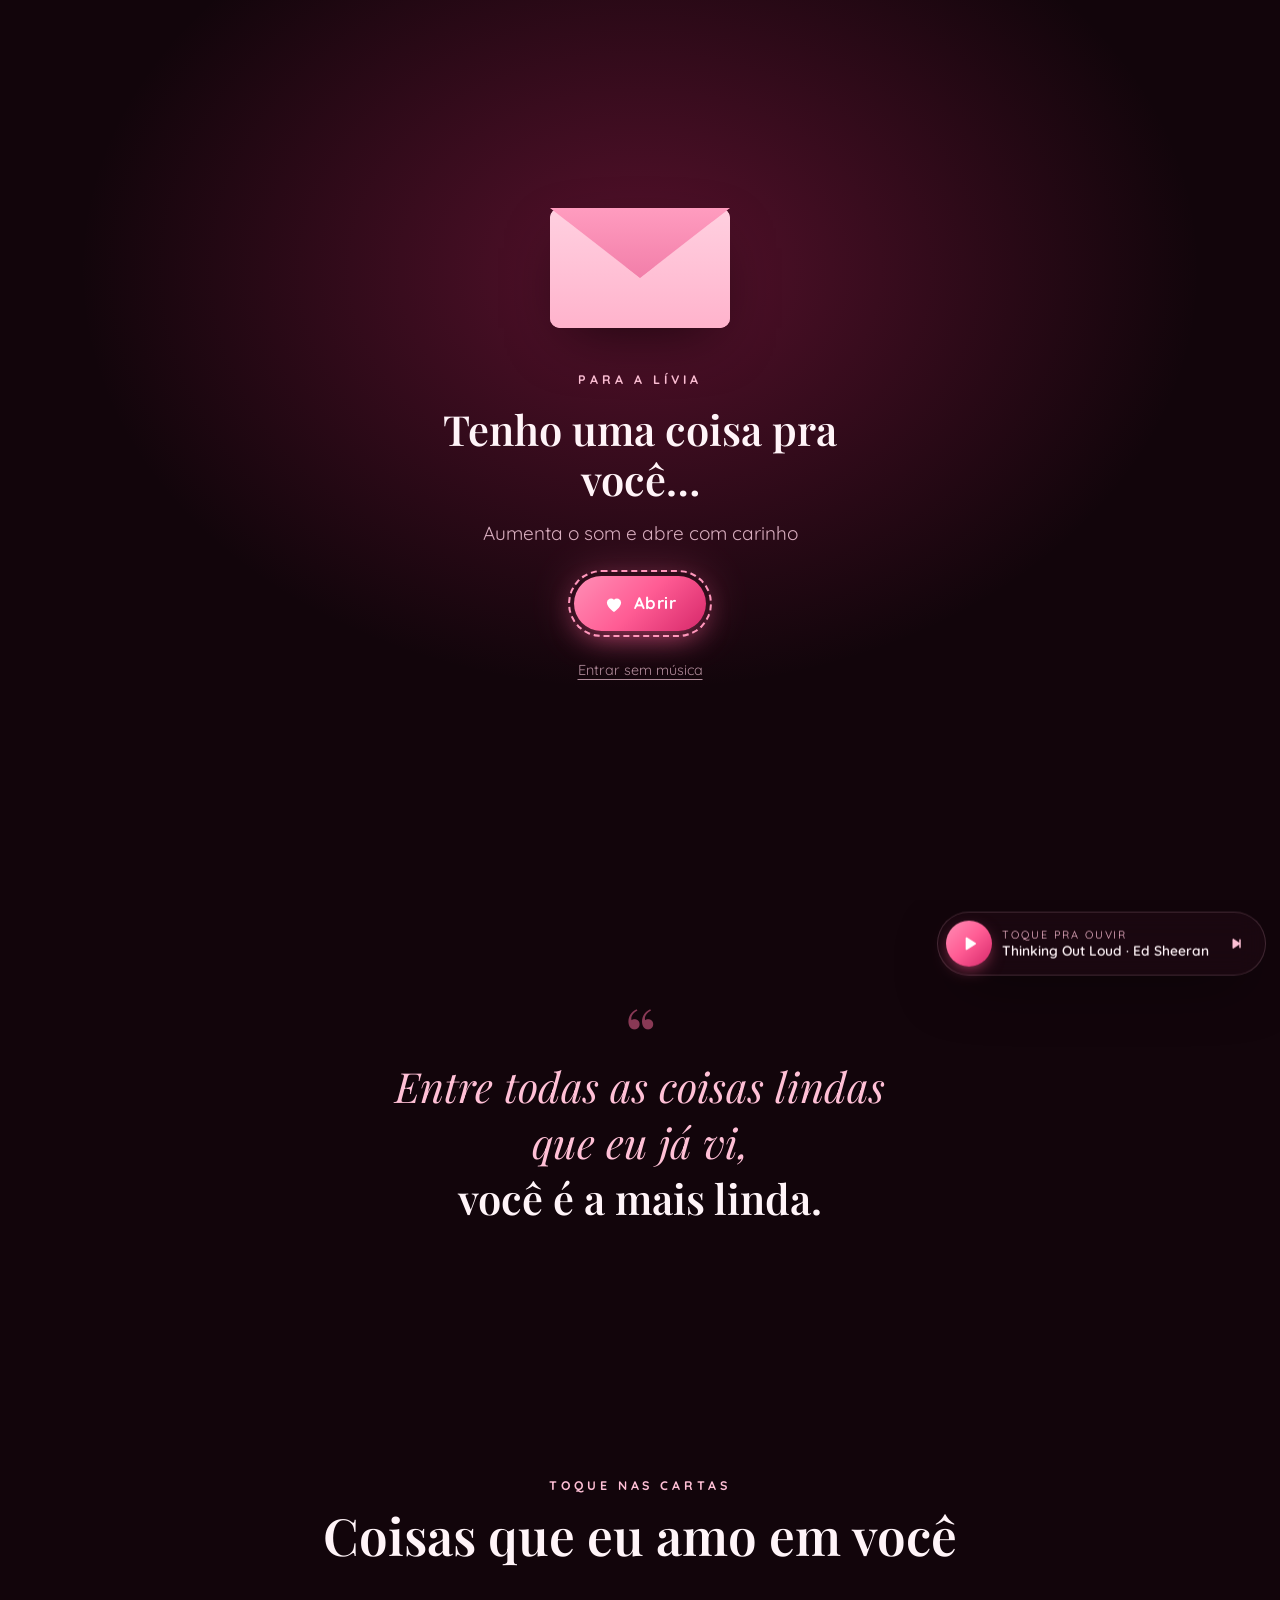
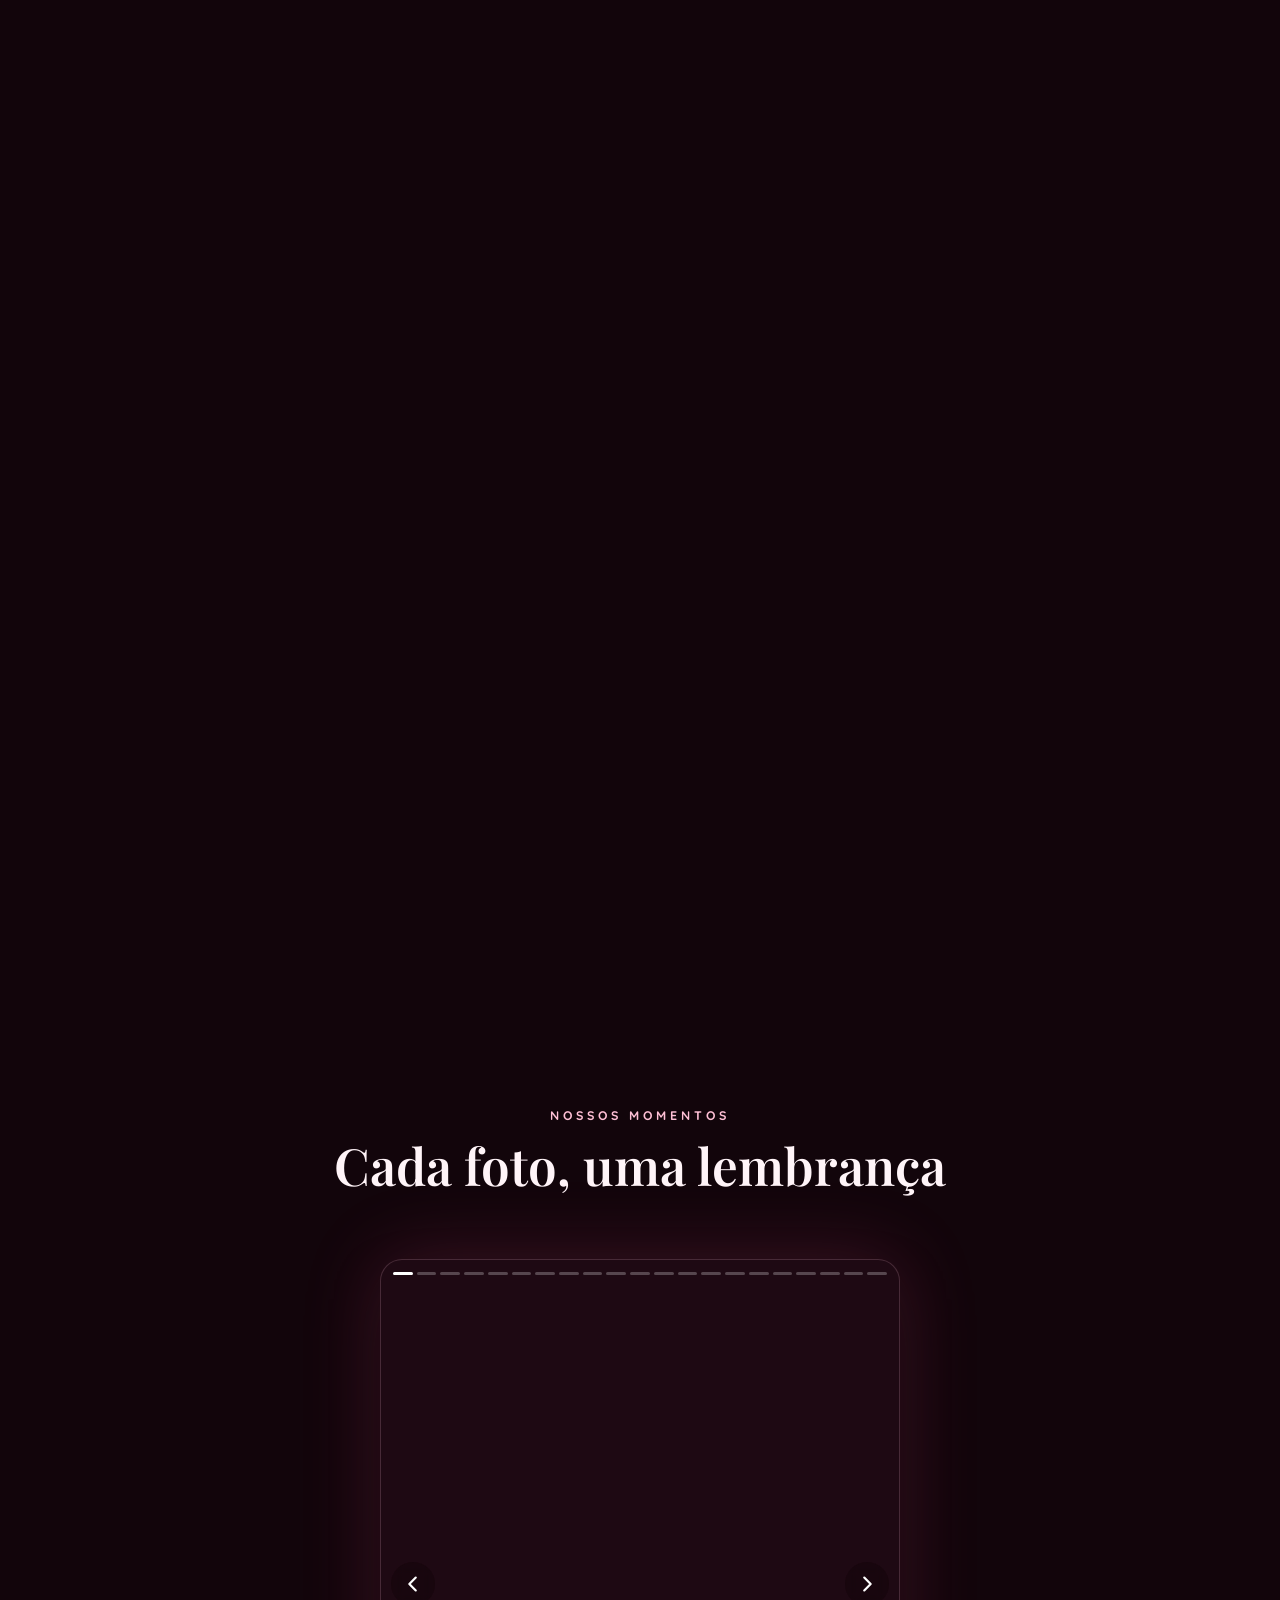
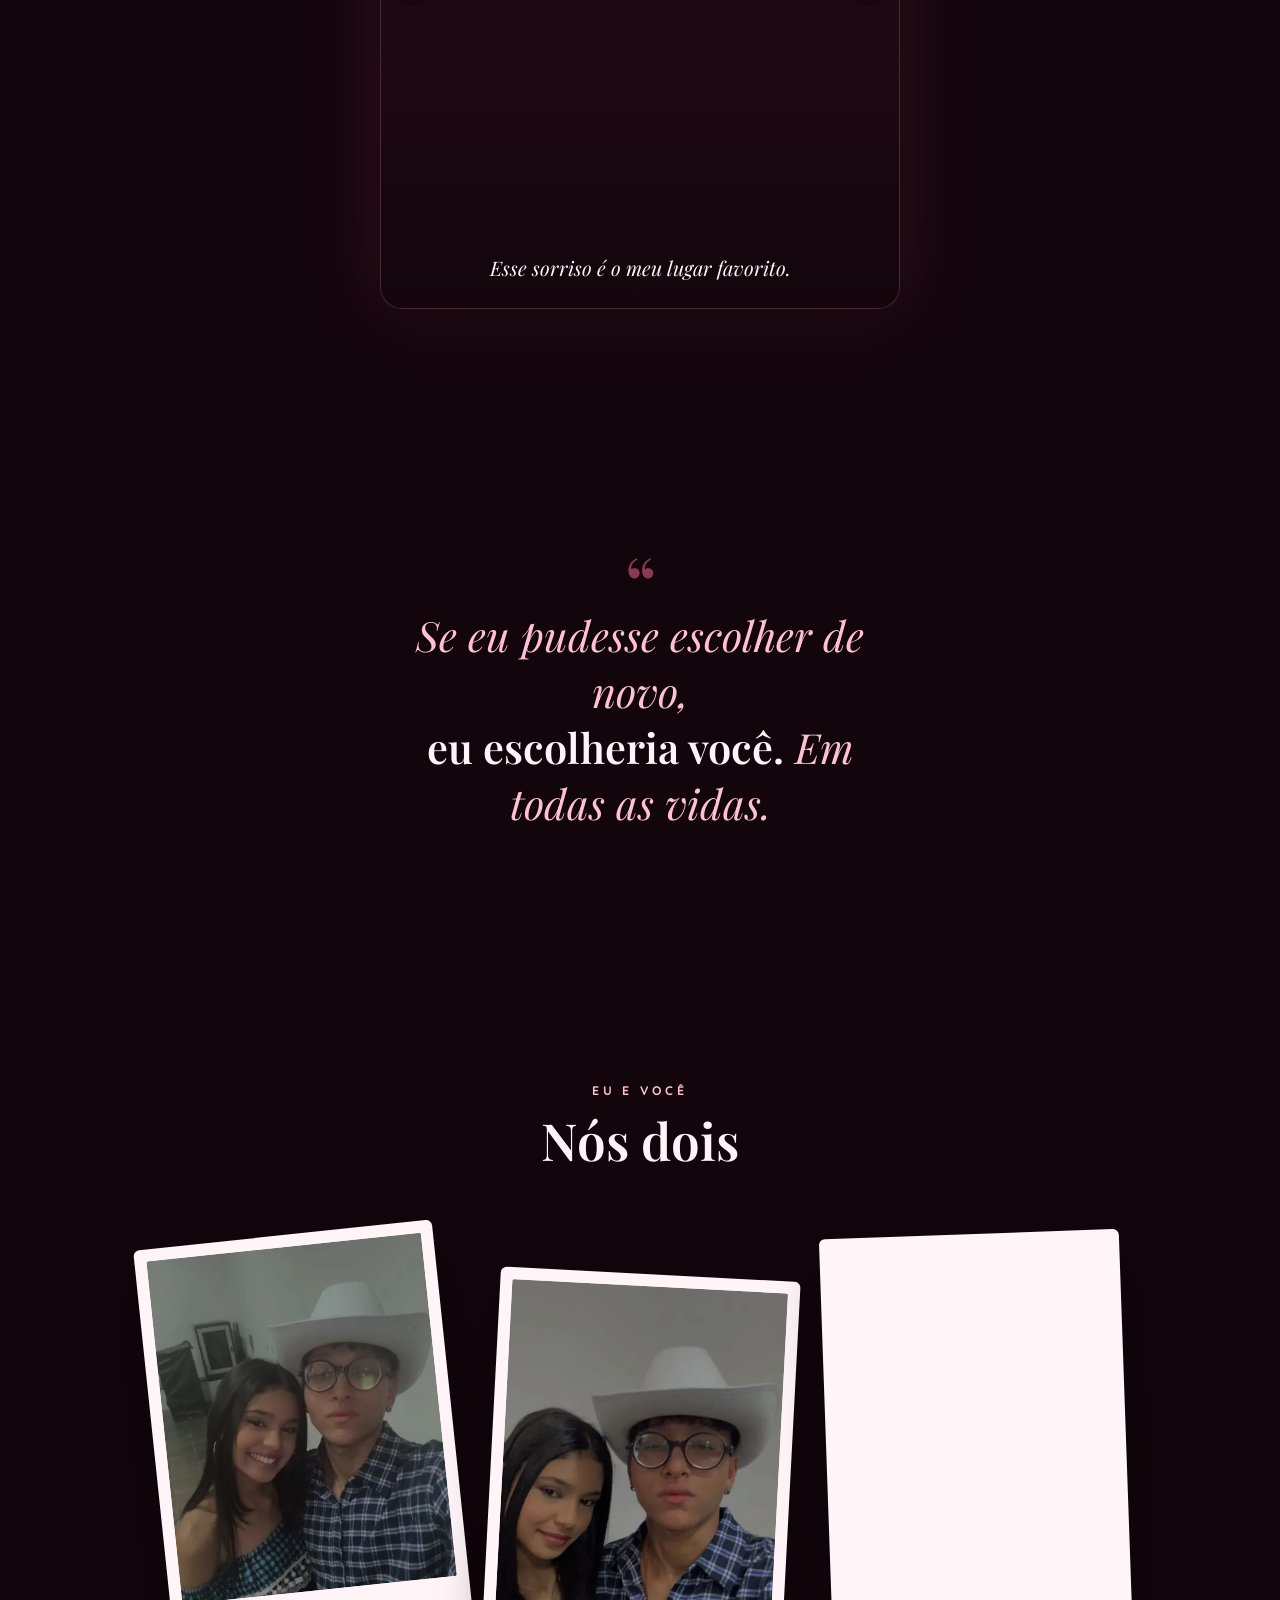
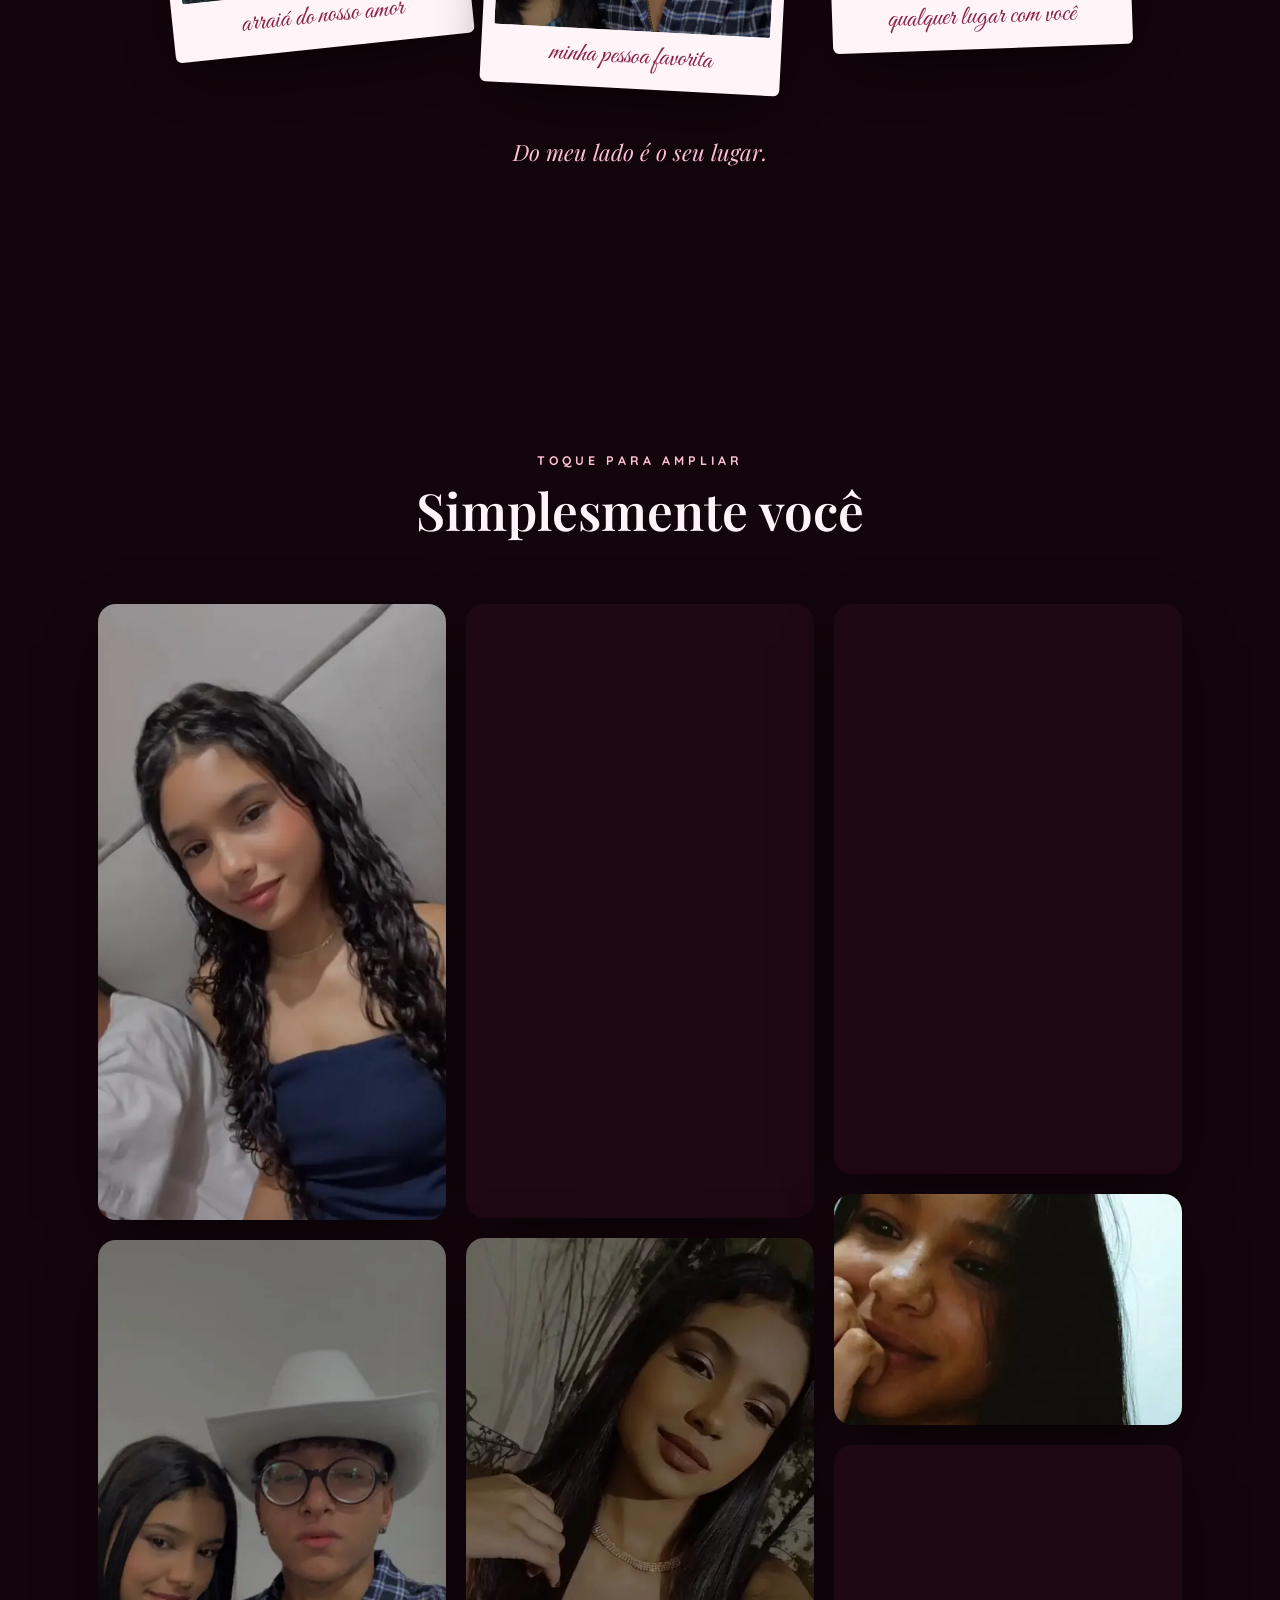
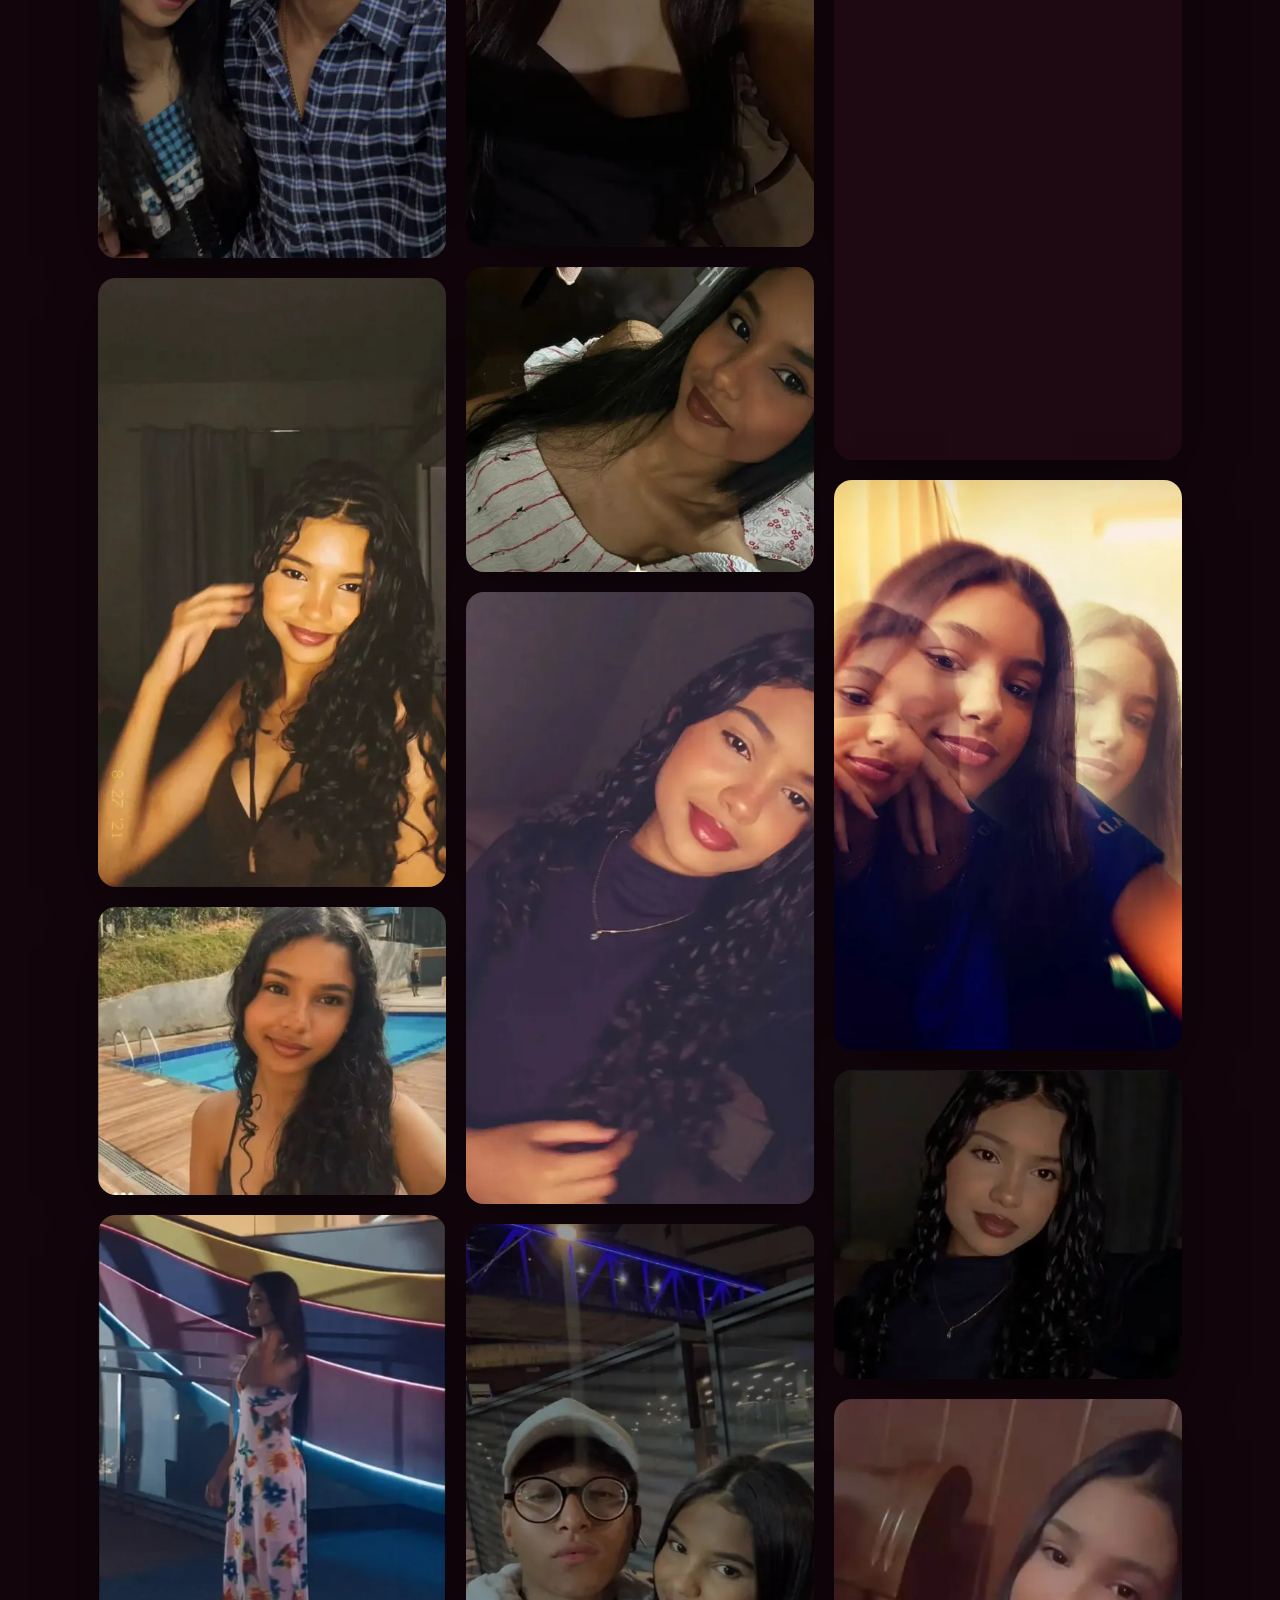
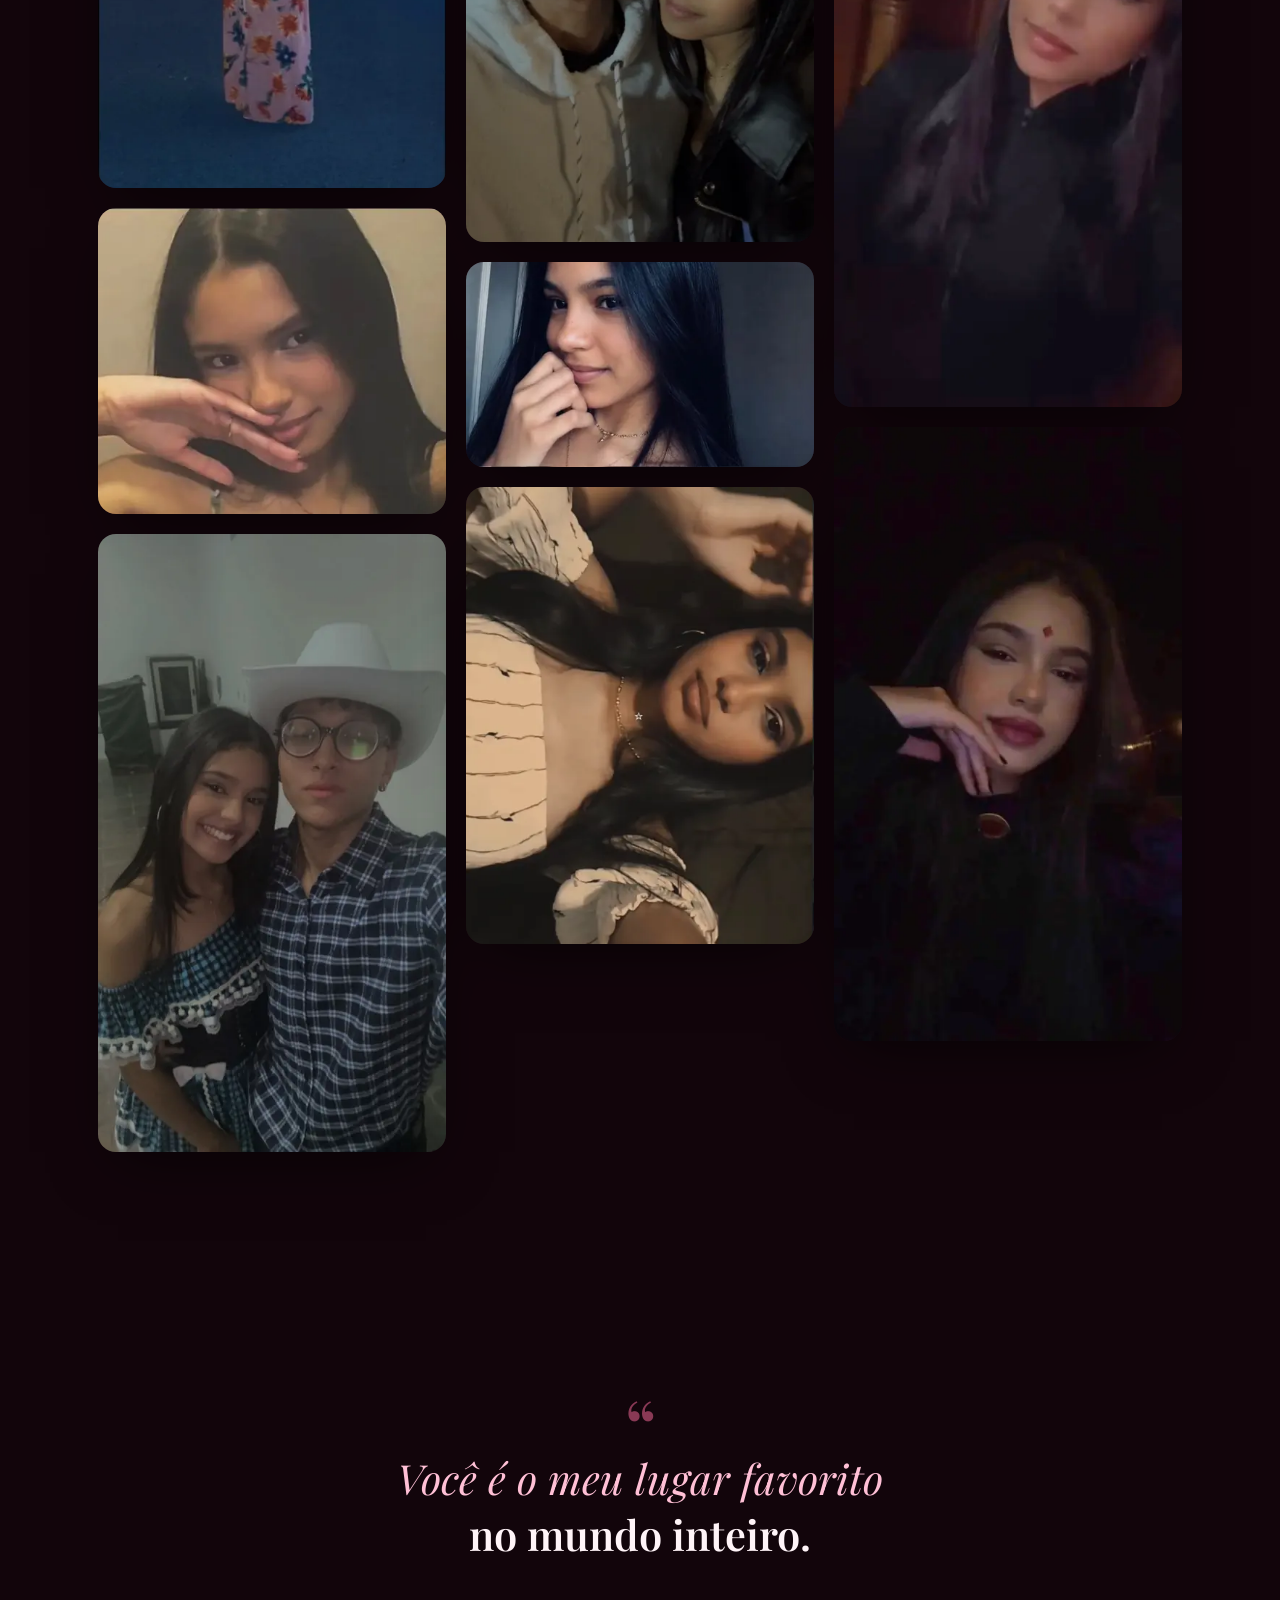
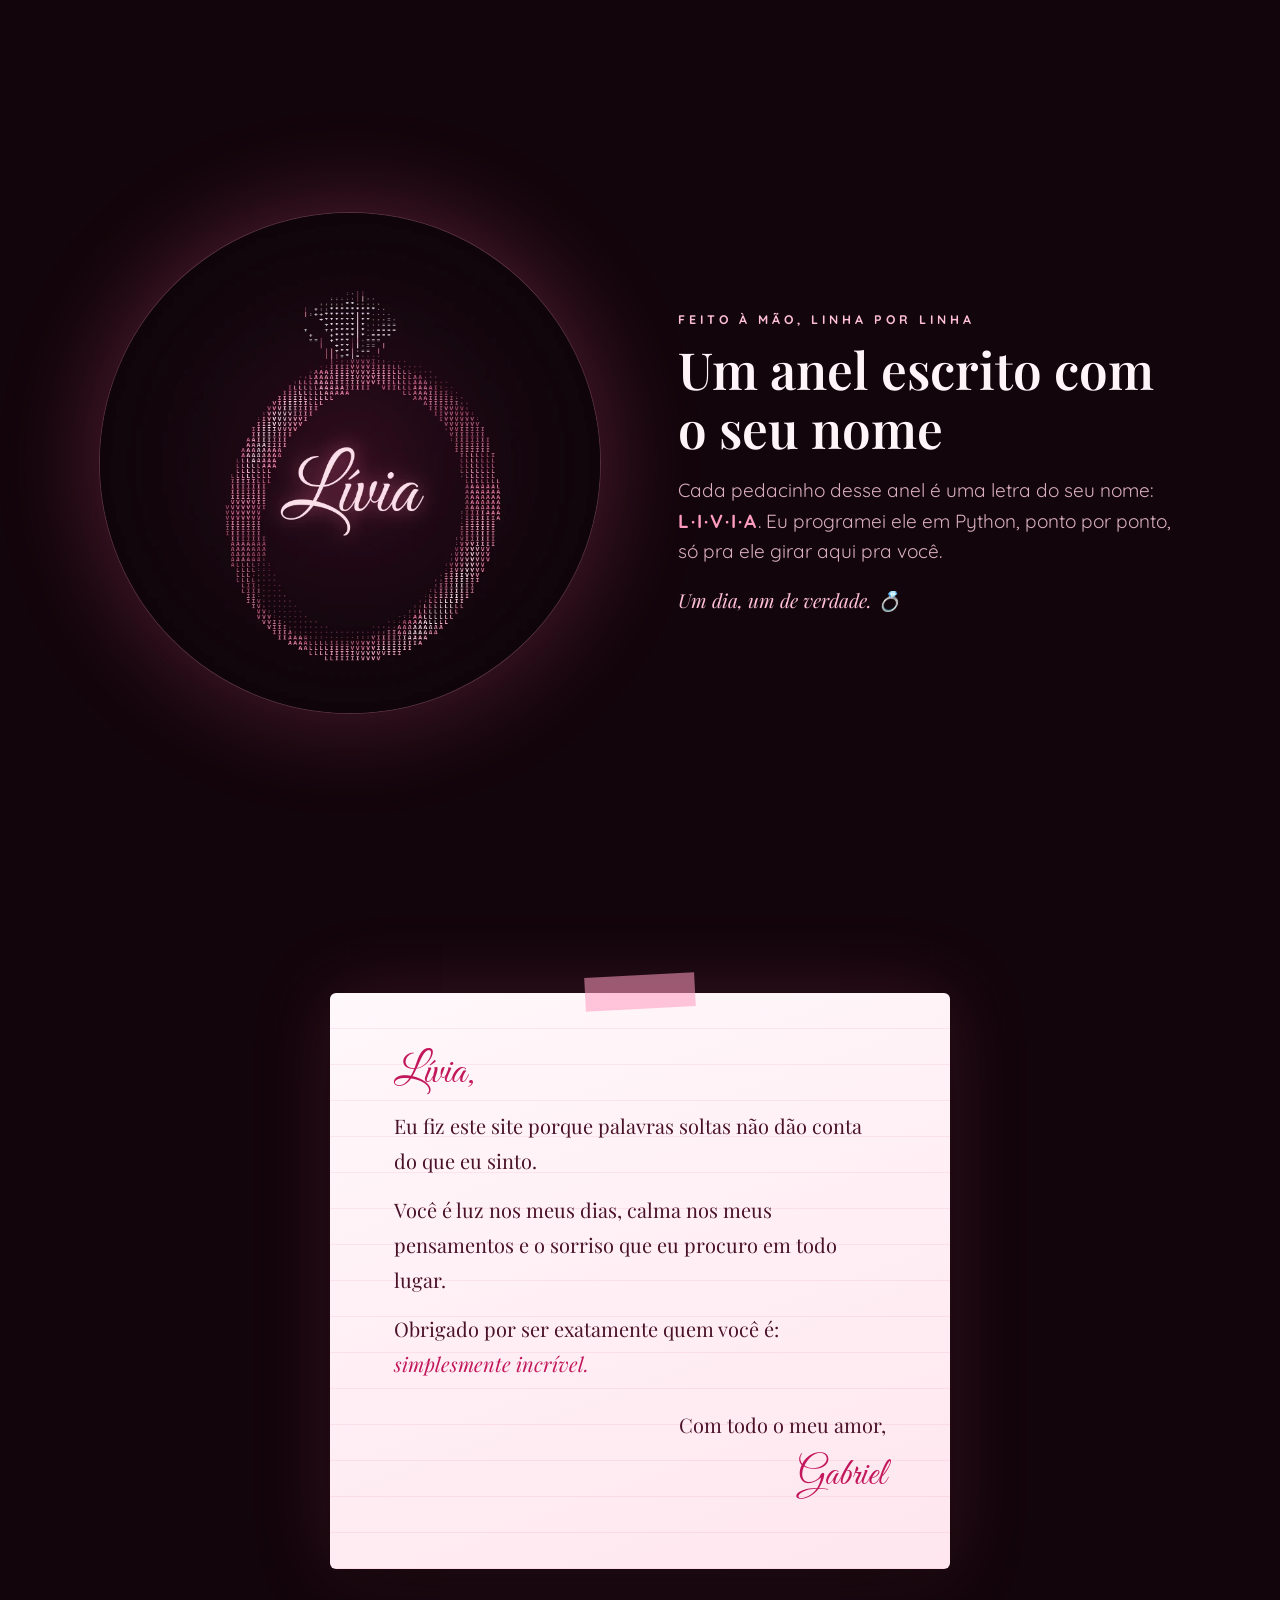
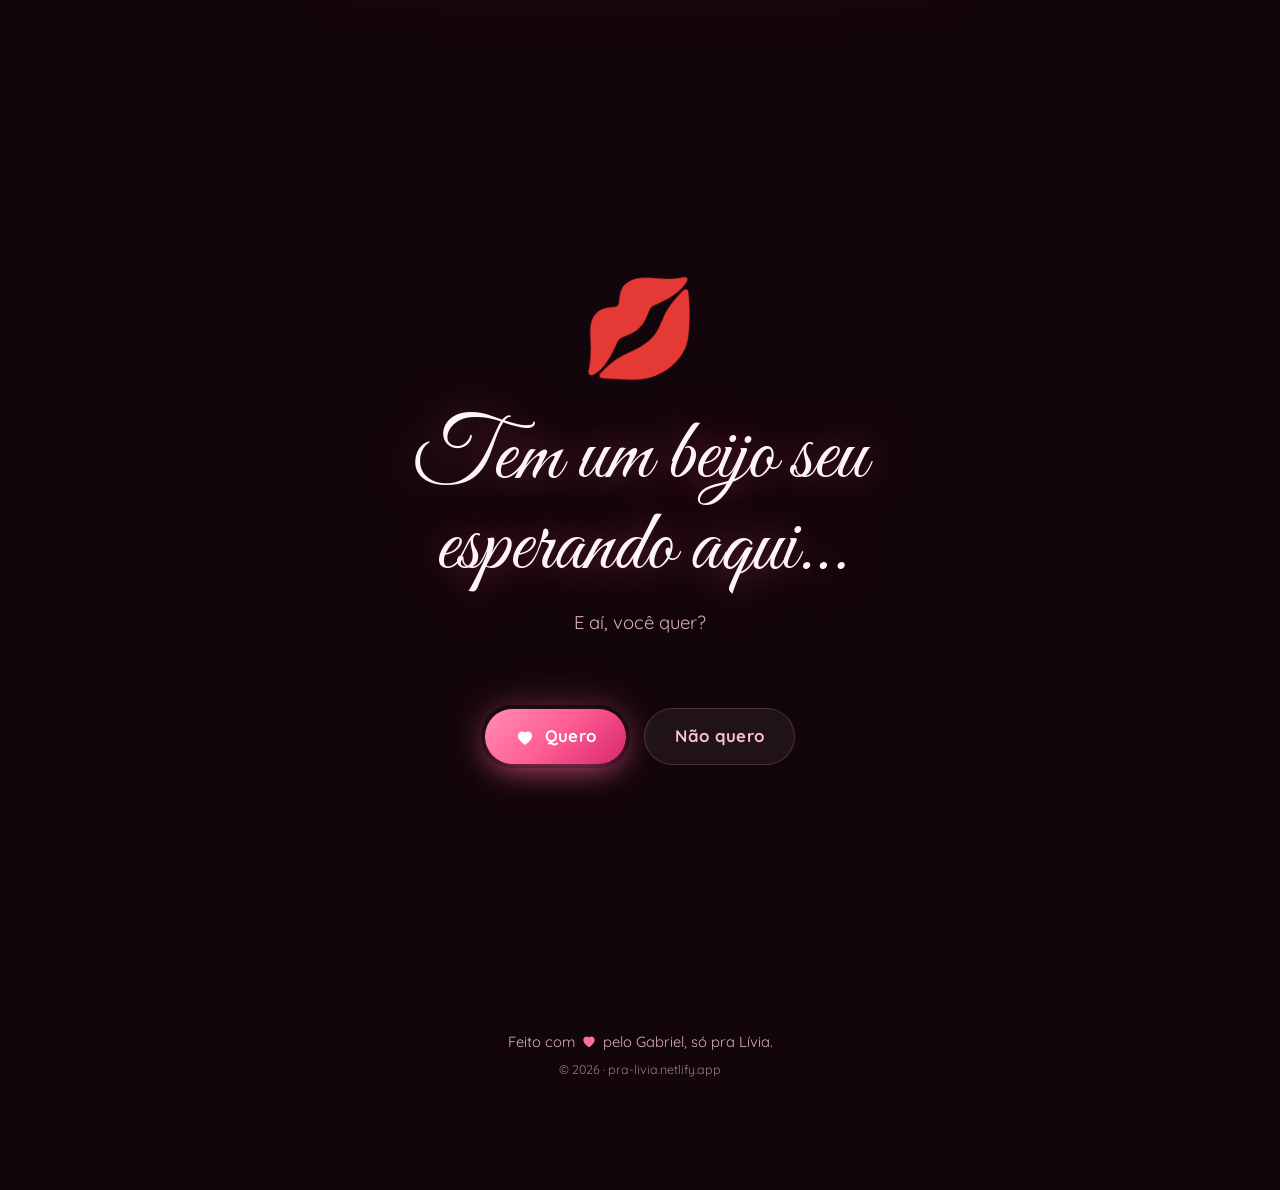
<file: index.html>
<!DOCTYPE html>
<html lang="pt-BR">
<head>
  <!-- =====================================================================
       Ela é simplesmente incrível — uma homenagem para a Lívia
       Feito com amor pelo Gabriel · https://pra-livia.netlify.app
       ===================================================================== -->
  <meta charset="UTF-8">
  <meta name="viewport" content="width=device-width, initial-scale=1, viewport-fit=cover">

  <!-- SEO básico -->
  <title>Ela é simplesmente incrível · Uma homenagem para a Lívia</title>
  <meta name="description" content="Um site feito com todo o amor do Gabriel para a Lívia: nossos momentos, as fotos mais lindas dela, mensagens do coração e uma música especial. Porque ela é simplesmente incrível.">
  <meta name="author" content="Gabriel">
  <meta name="keywords" content="Lívia, homenagem, declaração de amor, namorada, ela é simplesmente incrível, site de amor, Gabriel e Lívia">
  <meta name="robots" content="index, follow, max-image-preview:large">
  <link rel="canonical" href="https://pra-livia.netlify.app/">

  <!-- Cores do navegador / app -->
  <meta name="theme-color" content="#12050b">
  <meta name="color-scheme" content="dark">
  <meta name="mobile-web-app-capable" content="yes">
  <meta name="apple-mobile-web-app-capable" content="yes">
  <meta name="apple-mobile-web-app-status-bar-style" content="black-translucent">
  <meta name="apple-mobile-web-app-title" content="Pra Lívia">
  <meta name="application-name" content="Pra Lívia">
  <meta name="format-detection" content="telephone=no">

  <!-- Favicons e ícones -->
  <link rel="icon" href="/favicon.svg" type="image/svg+xml">
  <link rel="icon" href="/assets/icons/favicon.ico" sizes="48x48">
  <link rel="icon" href="/assets/icons/favicon-32x32.png" type="image/png" sizes="32x32">
  <link rel="icon" href="/assets/icons/favicon-16x16.png" type="image/png" sizes="16x16">
  <link rel="apple-touch-icon" href="/assets/icons/apple-touch-icon.png" sizes="180x180">
  <link rel="manifest" href="/site.webmanifest">

  <!-- Open Graph: WhatsApp, Instagram, Facebook, LinkedIn, Telegram, Discord -->
  <meta property="og:type" content="website">
  <meta property="og:locale" content="pt_BR">
  <meta property="og:site_name" content="Pra Lívia">
  <meta property="og:title" content="Ela é simplesmente incrível 💗">
  <meta property="og:description" content="Lívia, eu fiz uma coisa pra você. Abre com carinho. Com todo o amor do Gabriel.">
  <meta property="og:url" content="https://pra-livia.netlify.app/">
  <meta property="og:image" content="https://pra-livia.netlify.app/assets/img/social/og-image.jpg">
  <meta property="og:image:secure_url" content="https://pra-livia.netlify.app/assets/img/social/og-image.jpg">
  <meta property="og:image:type" content="image/jpeg">
  <meta property="og:image:width" content="1200">
  <meta property="og:image:height" content="630">
  <meta property="og:image:alt" content="Polaroids da Lívia e do Gabriel com o título: Ela é simplesmente incrível">

  <!-- X / Twitter -->
  <meta name="twitter:card" content="summary_large_image">
  <meta name="twitter:title" content="Ela é simplesmente incrível 💗">
  <meta name="twitter:description" content="Lívia, eu fiz uma coisa pra você. Abre com carinho. Com todo o amor do Gabriel.">
  <meta name="twitter:image" content="https://pra-livia.netlify.app/assets/img/social/og-image.jpg">
  <meta name="twitter:image:alt" content="Polaroids da Lívia e do Gabriel com o título: Ela é simplesmente incrível">

  <!-- Dados estruturados (Google) -->
  <script type="application/ld+json">
  {
    "@context": "https://schema.org",
    "@type": "WebSite",
    "name": "Ela é simplesmente incrível",
    "alternateName": "Pra Lívia",
    "url": "https://pra-livia.netlify.app/",
    "inLanguage": "pt-BR",
    "description": "Uma homenagem do Gabriel para a Lívia: momentos, fotos, mensagens e música.",
    "image": "https://pra-livia.netlify.app/assets/img/social/og-image.jpg",
    "author": { "@type": "Person", "name": "Gabriel" },
    "about": { "@type": "Person", "name": "Lívia" }
  }
  </script>

  <!-- Fontes (Google Fonts) e conexões antecipadas -->
  <link rel="preconnect" href="https://fonts.googleapis.com">
  <link rel="preconnect" href="https://fonts.gstatic.com" crossorigin>
  <link rel="stylesheet" href="https://fonts.googleapis.com/css2?family=Great+Vibes&family=Playfair+Display:ital,wght@0,500;0,600;0,700;1,500&family=Quicksand:wght@400;500;600;700&display=swap">

  <!-- Foto principal carregada primeiro (melhora o LCP) -->
  <link rel="preload" as="image" href="/assets/img/fotos/livia-01-sm.webp" imagesrcset="/assets/img/fotos/livia-01-sm.webp 480w, /assets/img/fotos/livia-01.webp 900w" imagesizes="(max-width: 700px) 78vw, 420px">

  <link rel="stylesheet" href="/assets/css/style.css">
  <script src="/assets/js/main.js" defer></script>
</head>

<body class="is-locked">
  <a class="skip-link" href="#conteudo">Pular para o conteúdo</a>

  <!-- Fundo animado: corações flutuando (canvas) -->
  <canvas id="hearts-canvas" class="hearts-canvas" aria-hidden="true"></canvas>

  <!-- ===================================================================
       0) ABERTURA — o "envelope". O toque dela libera a música.
       =================================================================== -->
  <div id="intro" class="intro" role="dialog" aria-modal="true" aria-labelledby="intro-title">
    <div class="intro__card">
      <div class="envelope" aria-hidden="true">
        <div class="envelope__body"></div>
        <div class="envelope__letter">
          <svg viewBox="0 0 32 32"><use href="#i-heart"/></svg>
        </div>
        <div class="envelope__front"></div>
        <div class="envelope__flap"></div>
      </div>
      <p class="intro__eyebrow">Para a Lívia</p>
      <h1 id="intro-title" class="intro__title">Tenho uma coisa pra você…</h1>
      <p class="intro__hint">Aumenta o som e abre com carinho</p>
      <button id="intro-open" class="btn btn--primary btn--glow" type="button">
        <svg class="btn__icon" viewBox="0 0 32 32" aria-hidden="true"><use href="#i-heart"/></svg>
        Abrir
      </button>
      <button id="intro-silent" class="intro__silent" type="button">Entrar sem música</button>
    </div>
  </div>

  <!-- Player de música flutuante -->
  <aside class="player" id="player" aria-label="Música">
    <button class="player__toggle" id="player-toggle" type="button" aria-label="Tocar música" aria-pressed="false">
      <svg class="player__icon player__icon--play" viewBox="0 0 24 24" aria-hidden="true"><path d="M8 5.5v13a1 1 0 0 0 1.5.86l10.4-6.5a1 1 0 0 0 0-1.72L9.5 4.64A1 1 0 0 0 8 5.5z"/></svg>
      <span class="player__bars" aria-hidden="true"><i></i><i></i><i></i><i></i></span>
    </button>
    <div class="player__info">
      <span class="player__label" id="player-label">Toque pra ouvir</span>
      <span class="player__song" id="player-song">Thinking Out Loud · Ed Sheeran</span>
    </div>
    <button class="player__next" id="player-next" type="button" aria-label="Próxima música">
      <svg viewBox="0 0 24 24" aria-hidden="true"><path d="M6 6.5v11a1 1 0 0 0 1.55.83L15 13.2V17a1 1 0 0 0 2 0V7a1 1 0 0 0-2 0v3.8L7.55 5.67A1 1 0 0 0 6 6.5z"/></svg>
    </button>
    <!-- O YouTube injeta o player aqui (fica escondido: só o áudio importa) -->
    <div class="player__yt" aria-hidden="true"><div id="yt-player"></div></div>
  </aside>

  <main id="conteudo">

    <!-- =================================================================
         1) CAPA
         ================================================================= -->
    <header class="hero" id="inicio">
      <div class="hero__text">
        <p class="eyebrow reveal">Uma homenagem para</p>
        <h2 class="hero__name reveal" data-delay="1">Lívia</h2>
        <p class="hero__title reveal" data-delay="2">Ela é simplesmente <em>incrível</em></p>
        <p class="hero__typed reveal" data-delay="3">
          <span id="typed"></span><span class="caret" aria-hidden="true"></span>
        </p>
      </div>

      <figure class="hero__photo reveal" data-delay="2">
        <div class="hero__frame">
          <img src="/assets/img/fotos/livia-01-sm.webp"
               srcset="/assets/img/fotos/livia-01-sm.webp 480w, /assets/img/fotos/livia-01.webp 900w"
               sizes="(max-width: 700px) 78vw, 420px"
               width="900" height="1593" alt="Lívia sorrindo, com os cabelos cacheados soltos"
               fetchpriority="high" decoding="async">
        </div>
        <span class="hero__badge" aria-hidden="true">
          <svg viewBox="0 0 32 32"><use href="#i-heart"/></svg>
        </span>
      </figure>

      <a class="scroll-hint" href="#motivos">
        <span>role com carinho</span>
        <i aria-hidden="true"></i>
      </a>
    </header>

    <!-- Mensagem curta entre seções -->
    <section class="quote" aria-label="Mensagem para a Lívia">
      <p class="quote__text reveal">Entre todas as coisas lindas que eu já vi,<br><strong>você é a mais linda.</strong></p>
    </section>

    <!-- =================================================================
         2) MOTIVOS — cartas que viram ao toque
         ================================================================= -->
    <section class="section reasons" id="motivos" aria-labelledby="motivos-titulo">
      <header class="section__head">
        <p class="eyebrow reveal">Toque nas cartas</p>
        <h2 id="motivos-titulo" class="section__title reveal">Coisas que eu amo em você</h2>
      </header>

      <ul class="reasons__grid">
        <li class="reveal"><button class="flip" type="button" aria-pressed="false"><span class="flip__inner"><span class="flip__front"><b>01</b><svg viewBox="0 0 32 32" aria-hidden="true"><use href="#i-heart"/></svg><span class="visually-hidden">Revelar motivo</span></span><span class="flip__back">Seu sorriso, que muda o meu dia inteiro em um segundo.</span></span></button></li>
        <li class="reveal" data-delay="1"><button class="flip" type="button" aria-pressed="false"><span class="flip__inner"><span class="flip__front"><b>02</b><svg viewBox="0 0 32 32" aria-hidden="true"><use href="#i-heart"/></svg><span class="visually-hidden">Revelar motivo</span></span><span class="flip__back">Seus olhos, que dizem tudo sem você falar nada.</span></span></button></li>
        <li class="reveal" data-delay="2"><button class="flip" type="button" aria-pressed="false"><span class="flip__inner"><span class="flip__front"><b>03</b><svg viewBox="0 0 32 32" aria-hidden="true"><use href="#i-heart"/></svg><span class="visually-hidden">Revelar motivo</span></span><span class="flip__back">Esses cachos, que são uma obra de arte.</span></span></button></li>
        <li class="reveal"><button class="flip" type="button" aria-pressed="false"><span class="flip__inner"><span class="flip__front"><b>04</b><svg viewBox="0 0 32 32" aria-hidden="true"><use href="#i-heart"/></svg><span class="visually-hidden">Revelar motivo</span></span><span class="flip__back">O seu jeitinho, que ninguém mais no mundo tem.</span></span></button></li>
        <li class="reveal" data-delay="1"><button class="flip" type="button" aria-pressed="false"><span class="flip__inner"><span class="flip__front"><b>05</b><svg viewBox="0 0 32 32" aria-hidden="true"><use href="#i-heart"/></svg><span class="visually-hidden">Revelar motivo</span></span><span class="flip__back">A paz que eu sinto quando estou com você.</span></span></button></li>
        <li class="reveal" data-delay="2"><button class="flip" type="button" aria-pressed="false"><span class="flip__inner"><span class="flip__front"><b>06</b><svg viewBox="0 0 32 32" aria-hidden="true"><use href="#i-heart"/></svg><span class="visually-hidden">Revelar motivo</span></span><span class="flip__back">Você inteira. Do jeitinho que você é.</span></span></button></li>
      </ul>
    </section>

    <!-- =================================================================
         3) SLIDESHOW — as fotos passando sozinhas
         ================================================================= -->
    <section class="section show" id="momentos" aria-labelledby="momentos-titulo">
      <header class="section__head">
        <p class="eyebrow reveal">Nossos momentos</p>
        <h2 id="momentos-titulo" class="section__title reveal">Cada foto, uma lembrança</h2>
      </header>

      <div class="show__stage reveal" id="slideshow" aria-roledescription="carrossel" aria-label="Fotos passando automaticamente">
        <div class="show__progress" id="show-progress" aria-hidden="true"></div>
        <div class="show__slides" id="show-slides"></div>
        <p class="show__caption" id="show-caption"></p>
        <button class="show__nav show__nav--prev" id="show-prev" type="button" aria-label="Foto anterior">
          <svg viewBox="0 0 24 24" aria-hidden="true"><path d="M15 5l-7 7 7 7"/></svg>
        </button>
        <button class="show__nav show__nav--next" id="show-next" type="button" aria-label="Próxima foto">
          <svg viewBox="0 0 24 24" aria-hidden="true"><path d="M9 5l7 7-7 7"/></svg>
        </button>
      </div>
    </section>

    <section class="quote" aria-label="Mensagem para a Lívia">
      <p class="quote__text reveal">Se eu pudesse escolher de novo,<br><strong>eu escolheria você.</strong> Em todas as vidas.</p>
    </section>

    <!-- =================================================================
         4) NÓS DOIS — polaroids
         ================================================================= -->
    <section class="section us" id="nos" aria-labelledby="nos-titulo">
      <header class="section__head">
        <p class="eyebrow reveal">Eu e você</p>
        <h2 id="nos-titulo" class="section__title reveal">Nós dois</h2>
      </header>

      <div class="us__board">
        <figure class="polaroid polaroid--a reveal">
          <img src="/assets/img/fotos/livia-07-sm.webp" width="480" height="853" loading="lazy" decoding="async" alt="Lívia e Gabriel juntos numa festa junina, ele de chapéu de cowboy">
          <figcaption>arraiá do nosso amor</figcaption>
        </figure>
        <figure class="polaroid polaroid--b reveal" data-delay="1">
          <img src="/assets/img/fotos/livia-02-sm.webp" width="480" height="853" loading="lazy" decoding="async" alt="Lívia e Gabriel lado a lado, olhando para a câmera">
          <figcaption>minha pessoa favorita</figcaption>
        </figure>
        <figure class="polaroid polaroid--c reveal" data-delay="2">
          <img src="/assets/img/fotos/livia-12-sm.webp" width="480" height="853" loading="lazy" decoding="async" alt="Gabriel e Lívia juntos à noite">
          <figcaption>qualquer lugar com você</figcaption>
        </figure>
      </div>
      <p class="us__note reveal">Do meu lado é o seu lugar.</p>
    </section>

    <!-- =================================================================
         5) GALERIA — todas as fotos, com lightbox
         ================================================================= -->
    <section class="section gallery" id="galeria" aria-labelledby="galeria-titulo">
      <header class="section__head">
        <p class="eyebrow reveal">Toque para ampliar</p>
        <h2 id="galeria-titulo" class="section__title reveal">Simplesmente você</h2>
      </header>

      <ul class="gallery__grid" id="gallery">
        <!-- GALERIA:INICIO -->
        <li class="gallery__item reveal"><button class="gallery__btn" type="button" data-index="0" data-full="/assets/img/fotos/livia-01.webp" data-caption="Esse sorriso é o meu lugar favorito."><img src="/assets/img/fotos/livia-01-sm.webp" srcset="/assets/img/fotos/livia-01-sm.webp 480w, /assets/img/fotos/livia-01.webp 900w" sizes="(max-width: 600px) 50vw, (max-width: 1000px) 33vw, 300px" width="900" height="1593" loading="lazy" decoding="async" alt="Lívia sorrindo, com os cabelos cacheados soltos"><span class="gallery__cap">Esse sorriso é o meu lugar favorito.</span></button></li>
        <li class="gallery__item reveal"><button class="gallery__btn" type="button" data-index="1" data-full="/assets/img/fotos/livia-02.webp" data-caption="Nós dois: minha parte preferida de qualquer dia."><img src="/assets/img/fotos/livia-02-sm.webp" srcset="/assets/img/fotos/livia-02-sm.webp 480w, /assets/img/fotos/livia-02.webp 900w" sizes="(max-width: 600px) 50vw, (max-width: 1000px) 33vw, 300px" width="900" height="1600" loading="lazy" decoding="async" alt="Lívia e Gabriel lado a lado, olhando para a câmera"><span class="gallery__cap">Nós dois: minha parte preferida de qualquer dia.</span></button></li>
        <li class="gallery__item reveal"><button class="gallery__btn" type="button" data-index="2" data-full="/assets/img/fotos/livia-03.webp" data-caption="Luz dourada, mas quem brilha é você."><img src="/assets/img/fotos/livia-03-sm.webp" srcset="/assets/img/fotos/livia-03-sm.webp 480w, /assets/img/fotos/livia-03.webp 900w" sizes="(max-width: 600px) 50vw, (max-width: 1000px) 33vw, 300px" width="900" height="1575" loading="lazy" decoding="async" alt="Lívia sorrindo sob uma luz dourada"><span class="gallery__cap">Luz dourada, mas quem brilha é você.</span></button></li>
        <li class="gallery__item reveal"><button class="gallery__btn" type="button" data-index="3" data-full="/assets/img/fotos/livia-04.webp" data-caption="Até o sol fica com inveja."><img src="/assets/img/fotos/livia-04-sm.webp" srcset="/assets/img/fotos/livia-04-sm.webp 480w, /assets/img/fotos/livia-04.webp 900w" sizes="(max-width: 600px) 50vw, (max-width: 1000px) 33vw, 300px" width="900" height="744" loading="lazy" decoding="async" alt="Lívia sorrindo ao lado de uma piscina, num dia de sol"><span class="gallery__cap">Até o sol fica com inveja.</span></button></li>
        <li class="gallery__item reveal"><button class="gallery__btn" type="button" data-index="4" data-full="/assets/img/fotos/livia-05.webp" data-caption="Elegante sem nem tentar."><img src="/assets/img/fotos/livia-05-sm.webp" srcset="/assets/img/fotos/livia-05-sm.webp 480w, /assets/img/fotos/livia-05.webp 900w" sizes="(max-width: 600px) 50vw, (max-width: 1000px) 33vw, 300px" width="900" height="1481" loading="lazy" decoding="async" alt="Lívia de corpo inteiro com um vestido longo florido"><span class="gallery__cap">Elegante sem nem tentar.</span></button></li>
        <li class="gallery__item reveal"><button class="gallery__btn" type="button" data-index="5" data-full="/assets/img/fotos/livia-06.webp" data-caption="Esse jeitinho que me desmonta."><img src="/assets/img/fotos/livia-06-sm.webp" srcset="/assets/img/fotos/livia-06-sm.webp 480w, /assets/img/fotos/livia-06.webp 900w" sizes="(max-width: 600px) 50vw, (max-width: 1000px) 33vw, 300px" width="900" height="791" loading="lazy" decoding="async" alt="Lívia sorrindo com a mão perto do rosto"><span class="gallery__cap">Esse jeitinho que me desmonta.</span></button></li>
        <li class="gallery__item reveal"><button class="gallery__btn" type="button" data-index="6" data-full="/assets/img/fotos/livia-07.webp" data-caption="Arraiá do nosso amor."><img src="/assets/img/fotos/livia-07-sm.webp" srcset="/assets/img/fotos/livia-07-sm.webp 480w, /assets/img/fotos/livia-07.webp 900w" sizes="(max-width: 600px) 50vw, (max-width: 1000px) 33vw, 300px" width="900" height="1600" loading="lazy" decoding="async" alt="Lívia e Gabriel juntos numa festa junina, ele de chapéu de cowboy"><span class="gallery__cap">Arraiá do nosso amor.</span></button></li>
        <li class="gallery__item reveal"><button class="gallery__btn" type="button" data-index="7" data-full="/assets/img/fotos/livia-08.webp" data-caption="Por você, eu fico. Sempre."><img src="/assets/img/fotos/livia-08-sm.webp" srcset="/assets/img/fotos/livia-08-sm.webp 480w, /assets/img/fotos/livia-08.webp 900w" sizes="(max-width: 600px) 50vw, (max-width: 1000px) 33vw, 300px" width="900" height="1589" loading="lazy" decoding="async" alt="Lívia olhando para a câmera, com os cachos caindo no ombro"><span class="gallery__cap">Por você, eu fico. Sempre.</span></button></li>
        <li class="gallery__item reveal"><button class="gallery__btn" type="button" data-index="8" data-full="/assets/img/fotos/livia-09.webp" data-caption="Linda de um jeito que nem dá pra explicar."><img src="/assets/img/fotos/livia-09-sm.webp" srcset="/assets/img/fotos/livia-09-sm.webp 480w, /assets/img/fotos/livia-09.webp 900w" sizes="(max-width: 600px) 50vw, (max-width: 1000px) 33vw, 300px" width="900" height="1575" loading="lazy" decoding="async" alt="Lívia com o cabelo liso, olhando para a câmera"><span class="gallery__cap">Linda de um jeito que nem dá pra explicar.</span></button></li>
        <li class="gallery__item reveal"><button class="gallery__btn" type="button" data-index="9" data-full="/assets/img/fotos/livia-10.webp" data-caption="Seu olhar conversa comigo."><img src="/assets/img/fotos/livia-10-sm.webp" srcset="/assets/img/fotos/livia-10-sm.webp 480w, /assets/img/fotos/livia-10.webp 900w" sizes="(max-width: 600px) 50vw, (max-width: 1000px) 33vw, 300px" width="900" height="788" loading="lazy" decoding="async" alt="Lívia deitada, sorrindo de leve"><span class="gallery__cap">Seu olhar conversa comigo.</span></button></li>
        <li class="gallery__item reveal"><button class="gallery__btn" type="button" data-index="10" data-full="/assets/img/fotos/livia-11.webp" data-caption="Minha calma no meio do caos."><img src="/assets/img/fotos/livia-11-sm.webp" srcset="/assets/img/fotos/livia-11-sm.webp 480w, /assets/img/fotos/livia-11.webp 900w" sizes="(max-width: 600px) 50vw, (max-width: 1000px) 33vw, 300px" width="900" height="1582" loading="lazy" decoding="async" alt="Lívia sorrindo, com um colar delicado"><span class="gallery__cap">Minha calma no meio do caos.</span></button></li>
        <li class="gallery__item reveal"><button class="gallery__btn" type="button" data-index="11" data-full="/assets/img/fotos/livia-12.webp" data-caption="Qualquer lugar fica especial com você."><img src="/assets/img/fotos/livia-12-sm.webp" srcset="/assets/img/fotos/livia-12-sm.webp 480w, /assets/img/fotos/livia-12.webp 900w" sizes="(max-width: 600px) 50vw, (max-width: 1000px) 33vw, 300px" width="900" height="1600" loading="lazy" decoding="async" alt="Gabriel e Lívia juntos à noite"><span class="gallery__cap">Qualquer lugar fica especial com você.</span></button></li>
        <li class="gallery__item reveal"><button class="gallery__btn" type="button" data-index="12" data-full="/assets/img/fotos/livia-13.webp" data-caption="Delicada como uma flor."><img src="/assets/img/fotos/livia-13-sm.webp" srcset="/assets/img/fotos/livia-13-sm.webp 480w, /assets/img/fotos/livia-13.webp 900w" sizes="(max-width: 600px) 50vw, (max-width: 1000px) 33vw, 300px" width="900" height="530" loading="lazy" decoding="async" alt="Lívia com a mão no queixo, sorrindo"><span class="gallery__cap">Delicada como uma flor.</span></button></li>
        <li class="gallery__item reveal"><button class="gallery__btn" type="button" data-index="13" data-full="/assets/img/fotos/livia-14.webp" data-caption="Simples assim: perfeita."><img src="/assets/img/fotos/livia-14-sm.webp" srcset="/assets/img/fotos/livia-14-sm.webp 480w, /assets/img/fotos/livia-14.webp 900w" sizes="(max-width: 600px) 50vw, (max-width: 1000px) 33vw, 300px" width="900" height="1182" loading="lazy" decoding="async" alt="Lívia deitada, com o cabelo espalhado"><span class="gallery__cap">Simples assim: perfeita.</span></button></li>
        <li class="gallery__item reveal"><button class="gallery__btn" type="button" data-index="14" data-full="/assets/img/fotos/livia-15.webp" data-caption="Seu sorriso contagia todo mundo."><img src="/assets/img/fotos/livia-15-sm.webp" srcset="/assets/img/fotos/livia-15-sm.webp 480w, /assets/img/fotos/livia-15.webp 900w" sizes="(max-width: 600px) 50vw, (max-width: 1000px) 33vw, 300px" width="900" height="1475" loading="lazy" decoding="async" alt="Lívia sorrindo ao lado de uma amiga"><span class="gallery__cap">Seu sorriso contagia todo mundo.</span></button></li>
        <li class="gallery__item reveal"><button class="gallery__btn" type="button" data-index="15" data-full="/assets/img/fotos/livia-16.webp" data-caption="Seus olhos são meu poema favorito."><img src="/assets/img/fotos/livia-16-sm.webp" srcset="/assets/img/fotos/livia-16-sm.webp 480w, /assets/img/fotos/livia-16.webp 900w" sizes="(max-width: 600px) 50vw, (max-width: 1000px) 33vw, 300px" width="900" height="596" loading="lazy" decoding="async" alt="Close do rosto da Lívia, com a mão no rosto"><span class="gallery__cap">Seus olhos são meu poema favorito.</span></button></li>
        <li class="gallery__item reveal"><button class="gallery__btn" type="button" data-index="16" data-full="/assets/img/fotos/livia-17.webp" data-caption="Momentos que viram memória."><img src="/assets/img/fotos/livia-17-sm.webp" srcset="/assets/img/fotos/livia-17-sm.webp 480w, /assets/img/fotos/livia-17.webp 900w" sizes="(max-width: 600px) 50vw, (max-width: 1000px) 33vw, 300px" width="900" height="1589" loading="lazy" decoding="async" alt="Montagem de fotos da Lívia com a família e amigos numa festa junina"><span class="gallery__cap">Momentos que viram memória.</span></button></li>
        <li class="gallery__item reveal"><button class="gallery__btn" type="button" data-index="17" data-full="/assets/img/fotos/livia-18.webp" data-caption="Sorriso que ilumina qualquer noite."><img src="/assets/img/fotos/livia-18-sm.webp" srcset="/assets/img/fotos/livia-18-sm.webp 480w, /assets/img/fotos/livia-18.webp 900w" sizes="(max-width: 600px) 50vw, (max-width: 1000px) 33vw, 300px" width="900" height="1475" loading="lazy" decoding="async" alt="Selfie da Lívia sorrindo com alguém querido"><span class="gallery__cap">Sorriso que ilumina qualquer noite.</span></button></li>
        <li class="gallery__item reveal"><button class="gallery__btn" type="button" data-index="18" data-full="/assets/img/fotos/livia-19.webp" data-caption="Mesmo no escuro, você brilha."><img src="/assets/img/fotos/livia-19-sm.webp" srcset="/assets/img/fotos/livia-19-sm.webp 480w, /assets/img/fotos/livia-19.webp 900w" sizes="(max-width: 600px) 50vw, (max-width: 1000px) 33vw, 300px" width="900" height="798" loading="lazy" decoding="async" alt="Lívia num ambiente com pouca luz, sorrindo"><span class="gallery__cap">Mesmo no escuro, você brilha.</span></button></li>
        <li class="gallery__item reveal"><button class="gallery__btn" type="button" data-index="19" data-full="/assets/img/fotos/livia-20.webp" data-caption="Do jeitinho que eu amo."><img src="/assets/img/fotos/livia-20-sm.webp" srcset="/assets/img/fotos/livia-20-sm.webp 480w, /assets/img/fotos/livia-20.webp 900w" sizes="(max-width: 600px) 50vw, (max-width: 1000px) 33vw, 300px" width="900" height="1572" loading="lazy" decoding="async" alt="Lívia olhando para a câmera, com o cabelo solto"><span class="gallery__cap">Do jeitinho que eu amo.</span></button></li>
        <li class="gallery__item reveal"><button class="gallery__btn" type="button" data-index="20" data-full="/assets/img/fotos/livia-21.webp" data-caption="Meu pensamento favorito, todo dia."><img src="/assets/img/fotos/livia-21-sm.webp" srcset="/assets/img/fotos/livia-21-sm.webp 480w, /assets/img/fotos/livia-21.webp 900w" sizes="(max-width: 600px) 50vw, (max-width: 1000px) 33vw, 300px" width="900" height="1589" loading="lazy" decoding="async" alt="Lívia com a mão perto do rosto, à noite"><span class="gallery__cap">Meu pensamento favorito, todo dia.</span></button></li>
        <!-- GALERIA:FIM -->
      </ul>
    </section>

    <section class="quote" aria-label="Mensagem para a Lívia">
      <p class="quote__text reveal">Você é o meu lugar favorito<br><strong>no mundo inteiro.</strong></p>
    </section>

    <!-- =================================================================
         6) O ANEL — feito em Python, só com as letras do nome dela
         ================================================================= -->
    <section class="section ring" id="anel" aria-labelledby="anel-titulo">
      <div class="ring__media reveal">
        <video id="ring-video" class="ring__video" width="768" height="768"
               poster="/assets/video/anel-poster.webp" muted loop playsinline preload="none"
               aria-label="Um anel de diamante feito de letras, girando em 3D">
          <source src="/assets/video/anel.mp4" type="video/mp4">
        </video>
      </div>
      <div class="ring__text">
        <p class="eyebrow reveal">Feito à mão, linha por linha</p>
        <h2 id="anel-titulo" class="section__title reveal">Um anel escrito com o seu nome</h2>
        <p class="ring__copy reveal">Cada pedacinho desse anel é uma letra do seu nome: <b>L·I·V·I·A</b>. Eu programei ele em Python, ponto por ponto, só pra ele girar aqui pra você.</p>
        <p class="ring__copy ring__copy--soft reveal">Um dia, um de verdade. <span aria-hidden="true">💍</span></p>
      </div>
    </section>

    <!-- =================================================================
         7) CARTA
         ================================================================= -->
    <section class="section letter" id="carta" aria-labelledby="carta-titulo">
      <h2 id="carta-titulo" class="visually-hidden">Uma carta para a Lívia</h2>
      <article class="letter__paper reveal">
        <p class="letter__greeting">Lívia,</p>
        <p>Eu fiz este site porque palavras soltas não dão conta do que eu sinto.</p>
        <p>Você é luz nos meus dias, calma nos meus pensamentos e o sorriso que eu procuro em todo lugar.</p>
        <p>Obrigado por ser exatamente quem você é: <em>simplesmente incrível.</em></p>
        <p class="letter__sign">Com todo o meu amor,<br><span>Gabriel</span></p>
      </article>
    </section>

    <!-- =================================================================
         8) FINAL — o beijo
         ================================================================= -->
    <section class="section kiss" id="beijo" aria-labelledby="beijo-titulo">
      <div class="kiss__lips reveal" aria-hidden="true">💋</div>
      <h2 id="beijo-titulo" class="kiss__title reveal">Tem um beijo seu<br>esperando aqui…</h2>
      <p class="kiss__sub reveal">E aí, você quer?</p>

      <div class="kiss__actions reveal" id="kiss-actions">
        <button class="btn btn--primary btn--glow" id="kiss-yes" type="button">
          <svg class="btn__icon" viewBox="0 0 32 32" aria-hidden="true"><use href="#i-heart"/></svg>
          Quero
        </button>
        <button class="btn btn--ghost" id="kiss-no" type="button">Não quero</button>
      </div>
      <p class="kiss__feedback" id="kiss-feedback" aria-live="polite"></p>
    </section>
  </main>

  <footer class="footer">
    <p>Feito com <svg viewBox="0 0 32 32" aria-hidden="true"><use href="#i-heart"/></svg><span class="visually-hidden">amor</span> pelo Gabriel, só pra Lívia.</p>
    <p class="footer__small">© <span id="year">2026</span> · pra-livia.netlify.app</p>
  </footer>

  <!-- Lightbox (foto ampliada) -->
  <div class="lightbox" id="lightbox" role="dialog" aria-modal="true" aria-label="Foto ampliada" hidden>
    <button class="lightbox__close" id="lb-close" type="button" aria-label="Fechar">
      <svg viewBox="0 0 24 24" aria-hidden="true"><path d="M6 6l12 12M18 6L6 18"/></svg>
    </button>
    <button class="lightbox__nav lightbox__nav--prev" id="lb-prev" type="button" aria-label="Foto anterior">
      <svg viewBox="0 0 24 24" aria-hidden="true"><path d="M15 5l-7 7 7 7"/></svg>
    </button>
    <figure class="lightbox__figure">
      <img id="lb-img" alt="">
      <figcaption id="lb-caption"></figcaption>
    </figure>
    <button class="lightbox__nav lightbox__nav--next" id="lb-next" type="button" aria-label="Próxima foto">
      <svg viewBox="0 0 24 24" aria-hidden="true"><path d="M9 5l7 7-7 7"/></svg>
    </button>
    <p class="lightbox__count" id="lb-count"></p>
  </div>

  <!-- Ícones SVG reutilizáveis -->
  <svg class="sprite" aria-hidden="true" focusable="false">
    <symbol id="i-heart" viewBox="0 0 32 32">
      <path d="M16 28.6s-11.4-7-11.4-15.1A6.6 6.6 0 0 1 16 9.2a6.6 6.6 0 0 1 11.4 4.3C27.4 21.6 16 28.6 16 28.6z"/>
    </symbol>
  </svg>

  <!-- Sem JavaScript: mostra tudo direto, sem a abertura -->
  <noscript>
    <style>.reveal{opacity:1!important;transform:none!important}.intro,.player{display:none!important}body.is-locked{overflow:auto!important}</style>
  </noscript>
</body>
</html>
</file>
<file: assets/css/style.css>
/* ==========================================================================
   Ela é simplesmente incrível — estilos
   --------------------------------------------------------------------------
   Índice
     1. Tokens (cores, fontes, espaçamentos)
     2. Base e utilidades
     3. Botões
     4. Fundo de corações e abertura (envelope)
     5. Player de música
     6. Capa (hero)
     7. Seções e mensagens
     8. Motivos (cartas que viram)
     9. Slideshow
    10. Nós dois (polaroids)
    11. Galeria e lightbox
    12. Anel
    13. Carta
    14. Final: o beijo
    15. Rodapé
    16. Animações de entrada e efeitos
    17. Acessibilidade: movimento reduzido
   ========================================================================== */

/* 1. Tokens ---------------------------------------------------------------- */
:root {
  --bg: #12050b;
  --bg-2: #1e0913;
  --wine: #3d0f24;
  --rose: #ff6ea0;
  --rose-2: #ff9cbf;
  --rose-soft: #ffc0d6;
  --cream: #fff4f8;
  --text: #fbe9f0;
  --muted: #d9aebf;
  --gold: #f6c98d;

  --grad-rose: linear-gradient(135deg, #ff8fb6 0%, #ff5c94 50%, #d6286a 100%);
  --glass: rgba(255, 255, 255, 0.06);
  --glass-border: rgba(255, 192, 214, 0.18);
  --shadow: 0 20px 60px -20px rgba(0, 0, 0, 0.7);
  --glow: 0 0 40px rgba(255, 110, 160, 0.45);

  --f-script: "Great Vibes", "Brush Script MT", cursive;
  --f-serif: "Playfair Display", Georgia, "Times New Roman", serif;
  --f-sans: "Quicksand", system-ui, -apple-system, "Segoe UI", Roboto, sans-serif;

  --radius: 22px;
  --gutter: clamp(16px, 5vw, 48px);
  --section-y: clamp(72px, 12vw, 140px);
  --ease: cubic-bezier(0.22, 1, 0.36, 1);
}

/* 2. Base e utilidades ----------------------------------------------------- */
*,
*::before,
*::after { box-sizing: border-box; }

html {
  scroll-behavior: smooth;
  -webkit-text-size-adjust: 100%;
  text-size-adjust: 100%;
}

body {
  margin: 0;
  min-height: 100vh;
  background:
    radial-gradient(1200px 800px at 80% -10%, rgba(214, 40, 106, 0.22), transparent 60%),
    radial-gradient(900px 700px at -10% 40%, rgba(255, 110, 160, 0.12), transparent 60%),
    var(--bg);
  background-attachment: fixed;
  color: var(--text);
  font-family: var(--f-sans);
  font-size: clamp(16px, 1.05vw + 12px, 19px);
  line-height: 1.6;
  overflow-x: hidden;
  -webkit-font-smoothing: antialiased;
  -webkit-tap-highlight-color: transparent;
}

body.is-locked { overflow: hidden; height: 100vh; }

img, video, svg { display: block; max-width: 100%; }
img { height: auto; }
button { font: inherit; color: inherit; cursor: pointer; }
a { color: var(--rose-2); }
h1, h2, h3, p { margin: 0; }
ul { margin: 0; padding: 0; list-style: none; }
::selection { background: var(--rose); color: #fff; }

:focus-visible {
  outline: 2px dashed var(--rose-2);
  outline-offset: 4px;
  border-radius: 8px;
}

.visually-hidden {
  position: absolute !important;
  width: 1px; height: 1px;
  padding: 0; margin: -1px;
  overflow: hidden; clip: rect(0 0 0 0);
  white-space: nowrap; border: 0;
}

.sprite { position: absolute; width: 0; height: 0; overflow: hidden; }

.skip-link {
  position: fixed; left: 16px; top: -60px; z-index: 100;
  padding: 10px 16px; border-radius: 12px;
  background: var(--rose); color: #fff; text-decoration: none; font-weight: 700;
  transition: top 0.2s;
}
.skip-link:focus { top: 16px; }

.eyebrow {
  font-size: 0.78rem;
  font-weight: 700;
  letter-spacing: 0.32em;
  text-transform: uppercase;
  color: var(--rose-soft);
}

/* 3. Botões ---------------------------------------------------------------- */
.btn {
  position: relative;
  display: inline-flex;
  align-items: center;
  justify-content: center;
  gap: 10px;
  min-height: 52px;
  padding: 14px 30px;
  border: 0;
  border-radius: 999px;
  font-weight: 700;
  font-size: 1.05rem;
  letter-spacing: 0.02em;
  transition: transform 0.35s var(--ease), box-shadow 0.35s var(--ease), background 0.3s;
  touch-action: manipulation;
  user-select: none;
}
.btn__icon { width: 20px; height: 20px; fill: currentColor; }
.btn:active { transform: scale(0.96); }

.btn--primary {
  background: var(--grad-rose);
  color: #fff;
  box-shadow: 0 10px 30px -8px rgba(255, 92, 148, 0.7);
}
.btn--primary:hover { transform: translateY(-2px) scale(1.03); box-shadow: 0 16px 40px -8px rgba(255, 92, 148, 0.85); }

.btn--ghost {
  background: var(--glass);
  border: 1px solid var(--glass-border);
  color: var(--rose-soft);
  backdrop-filter: blur(8px);
  -webkit-backdrop-filter: blur(8px);
}
.btn--ghost:hover { background: rgba(255, 255, 255, 0.1); }

.btn--glow::after {
  content: "";
  position: absolute; inset: -4px;
  border-radius: inherit;
  box-shadow: var(--glow);
  opacity: 0.6;
  animation: pulse-glow 2.4s ease-in-out infinite;
  pointer-events: none;
}

/* 4. Fundo de corações e abertura ----------------------------------------- */
.hearts-canvas {
  position: fixed; inset: 0;
  width: 100%; height: 100%;
  z-index: 0;
  pointer-events: none;
}

main, .footer { position: relative; z-index: 1; }

.intro {
  position: fixed; inset: 0; z-index: 50;
  display: grid; place-items: center;
  padding: var(--gutter);
  background:
    radial-gradient(800px 600px at 50% 30%, rgba(214, 40, 106, 0.35), transparent 70%),
    var(--bg);
  transition: opacity 1s var(--ease), visibility 1s;
}
.intro.is-hidden { opacity: 0; visibility: hidden; }

.intro__card {
  display: flex; flex-direction: column; align-items: center;
  gap: 14px;
  max-width: 440px;
  text-align: center;
}
.intro__eyebrow { font-size: 0.78rem; font-weight: 700; letter-spacing: 0.32em; text-transform: uppercase; color: var(--rose-soft); margin-top: 18px; }
.intro__title {
  font-family: var(--f-serif);
  font-weight: 600;
  font-size: clamp(1.8rem, 6vw, 2.6rem);
  line-height: 1.2;
  color: var(--cream);
}
.intro__hint { color: var(--muted); margin-bottom: 14px; }
.intro__silent {
  margin-top: 4px;
  padding: 10px 14px;
  background: none; border: 0;
  color: var(--muted);
  font-size: 0.9rem;
  text-decoration: underline;
  text-underline-offset: 4px;
  opacity: 0.8;
}

/* Envelope desenhado só com CSS */
.envelope {
  position: relative;
  width: 180px; height: 120px;
  margin-bottom: 10px;
  animation: float 4s ease-in-out infinite;
  perspective: 600px;
}
.envelope__body,
.envelope__front {
  position: absolute; inset: 0;
  border-radius: 10px;
}
.envelope__body { background: linear-gradient(160deg, #ffd4e3, #f4a3c0); box-shadow: var(--shadow); }
.envelope__front {
  background: linear-gradient(to top, #ffb3cc, #ffd0e0);
  clip-path: polygon(0 0, 50% 58%, 100% 0, 100% 100%, 0 100%);
  z-index: 3;
}
.envelope__flap {
  position: absolute; left: 0; right: 0; top: 0;
  height: 70px;
  background: linear-gradient(to bottom, #ff9cbf, #f27ea9);
  clip-path: polygon(0 0, 100% 0, 50% 100%);
  transform-origin: top;
  transition: transform 0.8s var(--ease) 0.1s, z-index 0s 0.5s;
  z-index: 4;
}
.envelope__letter {
  position: absolute; left: 14px; right: 14px; bottom: 8px;
  height: 100px;
  border-radius: 8px;
  background: var(--cream);
  display: grid; place-items: center;
  transition: transform 0.9s var(--ease) 0.5s;
  z-index: 2;
}
.envelope__letter svg { width: 40px; height: 40px; fill: var(--rose); }
.intro.is-opening .envelope__flap { transform: rotateX(180deg); z-index: 1; }
.intro.is-opening .envelope__letter { transform: translateY(-70px); }

/* 5. Player de música ------------------------------------------------------ */
.player {
  position: fixed;
  right: max(14px, env(safe-area-inset-right));
  bottom: max(14px, env(safe-area-inset-bottom));
  z-index: 40;
  display: flex; align-items: center; gap: 10px;
  max-width: calc(100vw - 28px);
  padding: 8px 10px 8px 8px;
  border-radius: 999px;
  background: rgba(30, 9, 19, 0.72);
  border: 1px solid var(--glass-border);
  backdrop-filter: blur(14px);
  -webkit-backdrop-filter: blur(14px);
  box-shadow: var(--shadow);
  transform: translateY(140%);
  transition: transform 0.8s var(--ease);
}
.player.is-visible { transform: none; }

.player__toggle {
  position: relative;
  flex: none;
  display: grid; place-items: center;
  width: 46px; height: 46px;
  border: 0; border-radius: 50%;
  background: var(--grad-rose);
  box-shadow: 0 6px 18px -6px rgba(255, 92, 148, 0.8);
}
.player__icon { width: 20px; height: 20px; fill: #fff; }
.player__bars { display: none; align-items: flex-end; gap: 3px; height: 18px; }
.player__bars i {
  display: block; width: 3px; height: 100%;
  border-radius: 2px; background: #fff;
  transform-origin: bottom;
  animation: bars 0.9s ease-in-out infinite;
}
.player__bars i:nth-child(2) { animation-delay: -0.3s; }
.player__bars i:nth-child(3) { animation-delay: -0.6s; }
.player__bars i:nth-child(4) { animation-delay: -0.15s; }
.player.is-playing .player__icon--play { display: none; }
.player.is-playing .player__bars { display: flex; }

.player__info { display: flex; flex-direction: column; min-width: 0; line-height: 1.25; }
.player__label { font-size: 0.68rem; letter-spacing: 0.18em; text-transform: uppercase; color: var(--rose-soft); }
.player__song {
  font-size: 0.86rem; font-weight: 600; color: var(--cream);
  white-space: nowrap; overflow: hidden; text-overflow: ellipsis;
  max-width: 46vw;
}
.player__next {
  flex: none;
  display: grid; place-items: center;
  width: 36px; height: 36px;
  border: 0; border-radius: 50%;
  background: transparent;
}
.player__next svg { width: 18px; height: 18px; fill: var(--rose-soft); }
.player__next:hover { background: rgba(255, 255, 255, 0.08); }

/* O iframe do YouTube fica fora da tela (só o áudio é usado) */
.player__yt {
  position: absolute;
  width: 1px; height: 1px;
  overflow: hidden;
  opacity: 0;
  pointer-events: none;
  left: -9999px;
}

/* 6. Capa ------------------------------------------------------------------ */
.hero {
  position: relative;
  min-height: 100vh;
  min-height: 100svh;
  display: grid;
  grid-template-columns: 1.1fr 0.9fr;
  align-items: center;
  gap: clamp(28px, 6vw, 80px);
  max-width: 1180px;
  margin: 0 auto;
  padding: clamp(80px, 12vh, 120px) var(--gutter) 110px;
}

.hero__name {
  font-family: var(--f-script);
  font-weight: 400;
  font-size: clamp(5.5rem, 17vw, 11rem);
  line-height: 0.95;
  margin: 6px 0 4px -6px;
  background: linear-gradient(120deg, #ffe1ec 10%, #ff8fb6 45%, #ff4d8a 75%, #ffc0d6 100%);
  background-size: 200% 100%;
  -webkit-background-clip: text;
  background-clip: text;
  color: transparent;
  animation: shimmer 6s ease-in-out infinite;
  filter: drop-shadow(0 8px 30px rgba(255, 92, 148, 0.35));
}
.hero__title {
  font-family: var(--f-serif);
  font-size: clamp(1.5rem, 3.6vw, 2.4rem);
  font-weight: 600;
  color: var(--cream);
}
.hero__title em { font-style: italic; color: var(--rose-2); }
.hero__typed {
  min-height: 3.4em;
  margin-top: 18px;
  color: var(--muted);
  font-size: 1.05rem;
  max-width: 30ch;
}
.caret {
  display: inline-block;
  width: 2px; height: 1.1em;
  margin-left: 3px;
  vertical-align: -0.15em;
  background: var(--rose);
  animation: blink 1s steps(1) infinite;
}

.hero__photo { position: relative; margin: 0; justify-self: center; width: min(420px, 78vw); }
.hero__frame {
  position: relative;
  aspect-ratio: 4 / 5;
  border-radius: 999px 999px var(--radius) var(--radius);
  overflow: hidden;
  border: 1px solid var(--glass-border);
  box-shadow: var(--shadow), 0 0 0 10px rgba(255, 192, 214, 0.05), 0 0 80px rgba(255, 92, 148, 0.25);
}
.hero__frame img { width: 100%; height: 100%; object-fit: cover; object-position: 50% 20%; animation: kenburns 18s ease-in-out infinite alternate; }
.hero__badge {
  position: absolute; right: -6px; bottom: 18%;
  display: grid; place-items: center;
  width: 64px; height: 64px;
  border-radius: 50%;
  background: var(--grad-rose);
  box-shadow: var(--glow);
  animation: heartbeat 1.6s ease-in-out infinite;
}
.hero__badge svg { width: 30px; height: 30px; fill: #fff; }

.scroll-hint {
  position: absolute; left: 50%; bottom: 28px;
  transform: translateX(-50%);
  display: flex; flex-direction: column; align-items: center; gap: 10px;
  color: var(--muted); text-decoration: none;
  font-size: 0.78rem; letter-spacing: 0.2em; text-transform: uppercase;
}
.scroll-hint i {
  display: block; width: 24px; height: 38px;
  border: 2px solid var(--rose-soft); border-radius: 14px;
  position: relative;
}
.scroll-hint i::after {
  content: ""; position: absolute; left: 50%; top: 7px;
  width: 4px; height: 8px; margin-left: -2px; border-radius: 2px;
  background: var(--rose);
  animation: scroll-dot 1.8s ease-in-out infinite;
}

/* 7. Seções e mensagens ---------------------------------------------------- */
.section {
  position: relative;
  max-width: 1180px;
  margin: 0 auto;
  padding: var(--section-y) var(--gutter);
}
.section__head { text-align: center; margin-bottom: clamp(36px, 6vw, 64px); }
.section__title {
  margin-top: 10px;
  font-family: var(--f-serif);
  font-weight: 600;
  font-size: clamp(2rem, 5vw, 3.2rem);
  line-height: 1.15;
  color: var(--cream);
}

.quote {
  position: relative; z-index: 1;
  padding: clamp(48px, 9vw, 110px) var(--gutter);
  text-align: center;
}
.quote__text {
  max-width: 22ch;
  margin: 0 auto;
  font-family: var(--f-serif);
  font-style: italic;
  font-size: clamp(1.5rem, 4.4vw, 2.6rem);
  line-height: 1.35;
  color: var(--rose-soft);
}
.quote__text strong { font-weight: 600; color: var(--cream); font-style: normal; }
.quote::before {
  content: "“";
  display: block;
  font-family: var(--f-serif);
  font-size: 5rem; line-height: 0.6;
  color: var(--rose);
  opacity: 0.5;
}

/* 8. Motivos --------------------------------------------------------------- */
.reasons__grid {
  display: grid;
  grid-template-columns: repeat(3, 1fr);
  gap: clamp(14px, 2.4vw, 26px);
  max-width: 900px;
  margin: 0 auto;
}
.flip {
  width: 100%;
  aspect-ratio: 3 / 4;
  padding: 0; border: 0;
  background: none;
  perspective: 1000px;
}
.flip__inner {
  position: relative; display: block;
  width: 100%; height: 100%;
  transform-style: preserve-3d;
  transition: transform 0.8s var(--ease);
}
.flip.is-flipped .flip__inner { transform: rotateY(180deg); }
.flip__front,
.flip__back {
  position: absolute; inset: 0;
  display: flex; flex-direction: column; align-items: center; justify-content: center;
  padding: 18px;
  border-radius: var(--radius);
  backface-visibility: hidden;
  -webkit-backface-visibility: hidden;
  box-shadow: var(--shadow);
}
.flip__front {
  gap: 10px;
  background:
    radial-gradient(circle at 30% 20%, rgba(255, 255, 255, 0.18), transparent 50%),
    linear-gradient(150deg, #5a1634, #2a0a18);
  border: 1px solid var(--glass-border);
}
.flip__front b { font-family: var(--f-serif); font-size: 0.9rem; letter-spacing: 0.2em; color: var(--rose-soft); }
.flip__front svg { width: 46%; max-width: 70px; fill: var(--rose); filter: drop-shadow(0 0 16px rgba(255, 110, 160, 0.6)); transition: transform 0.4s var(--ease); }
.flip:hover .flip__front svg { transform: scale(1.12); }
.flip__back {
  transform: rotateY(180deg);
  background: var(--grad-rose);
  color: #fff;
  font-family: var(--f-serif);
  font-size: clamp(0.95rem, 1.6vw, 1.2rem);
  font-weight: 500;
  line-height: 1.4;
  text-align: center;
}

/* 9. Slideshow ------------------------------------------------------------- */
.show__stage {
  position: relative;
  width: min(520px, 100%);
  aspect-ratio: 4 / 5;
  margin: 0 auto;
  border-radius: var(--radius);
  overflow: hidden;
  background: var(--bg-2);
  box-shadow: var(--shadow), 0 0 80px rgba(255, 92, 148, 0.2);
  border: 1px solid var(--glass-border);
  touch-action: pan-y;
}
.show__slides { position: absolute; inset: 0; }
.show__slide {
  position: absolute; inset: 0;
  opacity: 0;
  transition: opacity 1.2s ease;
}
.show__slide.is-active { opacity: 1; }
.show__slide img {
  width: 100%; height: 100%;
  object-fit: cover; object-position: 50% 25%;
  transform: scale(1.08);
}
.show__slide.is-active img { animation: kenburns-in 6s linear forwards; }
.show__stage::after {
  content: ""; position: absolute; inset: 0;
  background: linear-gradient(to top, rgba(18, 5, 11, 0.85), transparent 40%);
  pointer-events: none;
}
.show__caption {
  position: absolute; left: 0; right: 0; bottom: 0; z-index: 2;
  padding: 22px 64px 24px;
  text-align: center;
  font-family: var(--f-serif);
  font-style: italic;
  font-size: clamp(1rem, 2.6vw, 1.25rem);
  color: var(--cream);
}
.show__progress {
  position: absolute; left: 12px; right: 12px; top: 12px; z-index: 3;
  display: flex; gap: 4px;
}
.show__progress span {
  flex: 1; height: 3px; border-radius: 3px;
  background: rgba(255, 255, 255, 0.25);
  overflow: hidden;
}
.show__progress span i {
  display: block; height: 100%; width: 0;
  background: #fff;
}
.show__progress span.is-done i { width: 100%; }
.show__progress span.is-active i { animation: progress var(--dur, 5s) linear forwards; }
.show__stage.is-paused .show__progress span.is-active i { animation-play-state: paused; }
.show__nav {
  position: absolute; top: 50%; z-index: 3;
  display: grid; place-items: center;
  width: 44px; height: 44px;
  margin-top: -22px;
  border: 0; border-radius: 50%;
  background: rgba(18, 5, 11, 0.45);
  backdrop-filter: blur(6px);
  -webkit-backdrop-filter: blur(6px);
}
.show__nav svg, .lightbox__nav svg, .lightbox__close svg {
  width: 22px; height: 22px;
  fill: none; stroke: #fff; stroke-width: 2.4; stroke-linecap: round; stroke-linejoin: round;
}
.show__nav--prev { left: 10px; }
.show__nav--next { right: 10px; }

/* 10. Nós dois ------------------------------------------------------------- */
.us__board {
  display: flex; justify-content: center; align-items: flex-start;
  gap: clamp(14px, 3vw, 36px);
  flex-wrap: wrap;
}
.polaroid {
  --r: 0deg;
  margin: 0;
  width: min(300px, 80vw);
  padding: 12px 12px 0;
  background: var(--cream);
  border-radius: 6px;
  box-shadow: var(--shadow);
  transform: rotate(var(--r));
  transition: transform 0.5s var(--ease), box-shadow 0.5s;
}
.polaroid--a { --r: -6deg; }
.polaroid--b { --r: 3deg; margin-top: 40px; }
.polaroid--c { --r: -2deg; }
.polaroid:hover { transform: rotate(0) scale(1.04); z-index: 2; box-shadow: var(--shadow), var(--glow); }
.polaroid img { aspect-ratio: 4 / 5; width: 100%; object-fit: cover; object-position: 50% 20%; border-radius: 2px; }
.polaroid figcaption {
  padding: 12px 6px 16px;
  text-align: center;
  font-family: var(--f-script);
  font-size: 1.7rem;
  line-height: 1.1;
  color: #8a2148;
}
.us__note {
  margin-top: 46px;
  text-align: center;
  font-family: var(--f-serif);
  font-style: italic;
  font-size: clamp(1.1rem, 2.6vw, 1.4rem);
  color: var(--rose-soft);
}

/* 11. Galeria e lightbox --------------------------------------------------- */
.gallery__grid {
  columns: 3 260px;
  column-gap: clamp(12px, 2vw, 20px);
}
.gallery__item {
  break-inside: avoid;
  margin-bottom: clamp(12px, 2vw, 20px);
}
.gallery__btn {
  position: relative;
  display: block; width: 100%;
  padding: 0; border: 0;
  border-radius: 18px;
  overflow: hidden;
  background: var(--bg-2);
  box-shadow: var(--shadow);
}
.gallery__btn img { width: 100%; transition: transform 0.8s var(--ease), filter 0.5s; }
.gallery__btn:hover img { transform: scale(1.06); }
.gallery__cap {
  position: absolute; left: 0; right: 0; bottom: 0;
  padding: 40px 14px 14px;
  background: linear-gradient(to top, rgba(18, 5, 11, 0.9), transparent);
  font-family: var(--f-serif);
  font-style: italic;
  font-size: 0.98rem;
  line-height: 1.3;
  text-align: left;
  color: var(--cream);
  opacity: 0;
  transform: translateY(8px);
  transition: opacity 0.4s, transform 0.4s var(--ease);
}
.gallery__btn:hover .gallery__cap,
.gallery__btn:focus-visible .gallery__cap { opacity: 1; transform: none; }

.lightbox {
  position: fixed; inset: 0; z-index: 60;
  display: grid; place-items: center;
  padding: 60px 16px;
  background: rgba(10, 2, 6, 0.94);
  backdrop-filter: blur(10px);
  -webkit-backdrop-filter: blur(10px);
  animation: fade-in 0.35s ease;
  touch-action: pan-y;
}
.lightbox[hidden] { display: none; }
.lightbox__figure { margin: 0; display: flex; flex-direction: column; align-items: center; gap: 14px; max-width: 100%; }
.lightbox__figure img {
  max-height: calc(100vh - 170px);
  max-height: calc(100svh - 170px);
  max-width: min(92vw, 900px);
  width: auto;
  border-radius: 14px;
  box-shadow: var(--shadow);
  animation: zoom-in 0.4s var(--ease);
}
.lightbox__figure figcaption {
  font-family: var(--f-serif); font-style: italic;
  color: var(--cream); text-align: center;
  max-width: 40ch;
}
.lightbox__close,
.lightbox__nav {
  position: absolute;
  display: grid; place-items: center;
  width: 48px; height: 48px;
  border: 1px solid var(--glass-border); border-radius: 50%;
  background: rgba(255, 255, 255, 0.06);
}
.lightbox__close { top: max(14px, env(safe-area-inset-top)); right: 14px; }
.lightbox__nav { top: 50%; margin-top: -24px; }
.lightbox__nav--prev { left: 14px; }
.lightbox__nav--next { right: 14px; }
.lightbox__count {
  position: absolute; top: max(24px, env(safe-area-inset-top)); left: 50%;
  transform: translateX(-50%);
  font-size: 0.85rem; letter-spacing: 0.2em; color: var(--muted);
}

/* 12. Anel ----------------------------------------------------------------- */
.ring {
  display: grid;
  grid-template-columns: 1fr 1fr;
  align-items: center;
  gap: clamp(28px, 6vw, 80px);
}
.ring__media {
  position: relative;
  border-radius: 50%;
  overflow: hidden;
  aspect-ratio: 1;
  max-width: 500px;
  width: 100%;
  justify-self: center;
  box-shadow: 0 0 0 1px var(--glass-border), 0 0 100px rgba(255, 92, 148, 0.3), var(--shadow);
  background: #0d050a;
}
.ring__video { width: 100%; height: 100%; object-fit: cover; }
.ring__copy { margin-top: 18px; color: var(--muted); }
.ring__copy b { color: var(--rose-2); letter-spacing: 0.1em; }
.ring__copy--soft { font-family: var(--f-serif); font-style: italic; font-size: 1.2rem; color: var(--rose-soft); }

/* 13. Carta ---------------------------------------------------------------- */
.letter__paper {
  position: relative;
  max-width: 620px;
  margin: 0 auto;
  padding: clamp(32px, 6vw, 60px) clamp(24px, 6vw, 64px);
  border-radius: 6px;
  background:
    repeating-linear-gradient(to bottom, transparent 0 35px, rgba(214, 40, 106, 0.08) 35px 36px),
    linear-gradient(160deg, #fff8fb, #ffe6ef);
  color: #4a1228;
  font-family: var(--f-serif);
  font-size: clamp(1.05rem, 2.4vw, 1.25rem);
  line-height: 1.75;
  box-shadow: var(--shadow), 0 0 80px rgba(255, 92, 148, 0.18);
  transform: rotate(-1deg);
}
.letter__paper p + p { margin-top: 14px; }
.letter__paper::before {
  content: "";
  position: absolute; top: -18px; left: 50%;
  width: 110px; height: 34px; margin-left: -55px;
  background: rgba(255, 156, 191, 0.55);
  transform: rotate(-3deg);
}
.letter__greeting { font-family: var(--f-script); font-size: 2.6rem; line-height: 1; color: #c2185b; }
.letter__paper em { color: #c2185b; }
.letter__sign { margin-top: 26px !important; text-align: right; }
.letter__sign span { font-family: var(--f-script); font-size: 2.4rem; color: #c2185b; }

/* 14. Final: o beijo ------------------------------------------------------- */
.kiss {
  min-height: 90vh;
  min-height: 90svh;
  display: flex; flex-direction: column; align-items: center; justify-content: center;
  text-align: center;
}
.kiss__lips { font-size: clamp(4rem, 12vw, 6rem); animation: heartbeat 1.8s ease-in-out infinite; }
.kiss__title {
  margin-top: 10px;
  font-family: var(--f-script);
  font-weight: 400;
  font-size: clamp(3rem, 10vw, 5.4rem);
  line-height: 1.05;
  color: var(--cream);
  text-shadow: 0 0 40px rgba(255, 92, 148, 0.5);
}
.kiss__sub { margin-top: 14px; color: var(--muted); font-size: 1.15rem; }
.kiss__actions {
  position: relative;
  display: flex; flex-wrap: wrap; justify-content: center; align-items: center;
  gap: 18px;
  margin-top: 34px;
  min-height: 130px;
  width: 100%;
  max-width: 460px;
}
#kiss-no { transition: transform 0.45s var(--ease); }
.kiss__feedback {
  min-height: 1.6em;
  margin-top: 18px;
  font-family: var(--f-serif);
  font-style: italic;
  color: var(--rose-soft);
}

/* 15. Rodapé --------------------------------------------------------------- */
.footer {
  padding: 40px var(--gutter) calc(110px + env(safe-area-inset-bottom));
  text-align: center;
  color: var(--muted);
  font-size: 0.92rem;
}
.footer svg { display: inline-block; width: 16px; height: 16px; fill: var(--rose); vertical-align: -2px; margin: 0 2px; }
.footer__small { margin-top: 6px; font-size: 0.78rem; opacity: 0.7; }

/* 16. Animações de entrada e efeitos -------------------------------------- */
.reveal {
  opacity: 0;
  transform: translateY(28px);
  transition: opacity 1s var(--ease), transform 1s var(--ease);
}
.reveal[data-delay="1"] { transition-delay: 0.12s; }
.reveal[data-delay="2"] { transition-delay: 0.24s; }
.reveal[data-delay="3"] { transition-delay: 0.36s; }
.reveal.is-visible { opacity: 1; transform: none; }
.polaroid.reveal.is-visible { transform: rotate(var(--r)); }
.polaroid.reveal.is-visible:hover { transform: rotate(0) scale(1.04); }

/* Coraçõezinhos de toque / explosão (criados via JS) */
.burst-heart {
  position: fixed; z-index: 70;
  pointer-events: none;
  width: var(--s, 18px); height: var(--s, 18px);
  fill: var(--c, var(--rose));
  animation: burst 1.1s var(--ease) forwards;
}

@keyframes float { 0%, 100% { transform: translateY(0); } 50% { transform: translateY(-10px); } }
@keyframes pulse-glow { 0%, 100% { opacity: 0.35; transform: scale(1); } 50% { opacity: 0.8; transform: scale(1.06); } }
@keyframes shimmer { 0%, 100% { background-position: 0% 50%; } 50% { background-position: 100% 50%; } }
@keyframes blink { 50% { opacity: 0; } }
@keyframes heartbeat { 0%, 100% { transform: scale(1); } 15% { transform: scale(1.15); } 30% { transform: scale(1); } 45% { transform: scale(1.1); } }
@keyframes kenburns { from { transform: scale(1); } to { transform: scale(1.1) translateY(-2%); } }
@keyframes kenburns-in { from { transform: scale(1.08); } to { transform: scale(1); } }
@keyframes scroll-dot { 0% { opacity: 0; transform: translateY(0); } 40% { opacity: 1; } 100% { opacity: 0; transform: translateY(12px); } }
@keyframes bars { 0%, 100% { transform: scaleY(0.3); } 50% { transform: scaleY(1); } }
@keyframes progress { from { width: 0; } to { width: 100%; } }
@keyframes fade-in { from { opacity: 0; } to { opacity: 1; } }
@keyframes zoom-in { from { opacity: 0; transform: scale(0.94); } to { opacity: 1; transform: none; } }
@keyframes burst {
  0% { opacity: 1; transform: translate(-50%, -50%) scale(0.4) rotate(0); }
  100% { opacity: 0; transform: translate(calc(-50% + var(--dx)), calc(-50% + var(--dy))) scale(1.1) rotate(var(--rot)); }
}

/* Responsivo --------------------------------------------------------------- */
@media (max-width: 860px) {
  .hero {
    grid-template-columns: 1fr;
    text-align: center;
    padding-top: 64px;
    gap: 34px;
  }
  .hero__text { order: 2; }
  .hero__photo { order: 1; width: min(330px, 72vw); }
  .hero__typed { margin-left: auto; margin-right: auto; }
  .hero__name { margin-left: 0; }
  .scroll-hint { display: none; }

  .ring { grid-template-columns: 1fr; text-align: center; }
  .ring__media { max-width: 360px; }
}

@media (max-width: 600px) {
  .reasons__grid { grid-template-columns: repeat(2, 1fr); }
  .gallery__grid { columns: 2; }
  .gallery__cap { opacity: 1; transform: none; font-size: 0.82rem; padding: 28px 10px 10px; }
  .flip { aspect-ratio: 1 / 1.1; }
  /* polaroids sobrepostas, como fotos jogadas na mesa */
  .us__board { flex-direction: column; align-items: center; gap: 0; }
  .polaroid { width: min(230px, 60vw); }
  .polaroid--a { align-self: flex-start; margin-left: 4vw; }
  .polaroid--b { align-self: flex-end; margin: -28px 4vw 0 0; }
  .polaroid--c { margin-top: -28px; }
  .show__nav { width: 38px; height: 38px; margin-top: -19px; }
  .show__caption { padding: 18px 48px 20px; }
  .lightbox__nav { top: auto; bottom: max(18px, env(safe-area-inset-bottom)); margin-top: 0; }
  .lightbox__nav--prev { left: calc(50% - 64px); }
  .lightbox__nav--next { right: calc(50% - 64px); }
  .player__label { display: none; }
  .player__song { max-width: 42vw; }
}

/* 17. Movimento reduzido --------------------------------------------------- */
@media (prefers-reduced-motion: reduce) {
  html { scroll-behavior: auto; }
  *, *::before, *::after {
    animation-duration: 0.01ms !important;
    animation-iteration-count: 1 !important;
    transition-duration: 0.01ms !important;
  }
  .reveal { opacity: 1; transform: none; }
}
</file>
